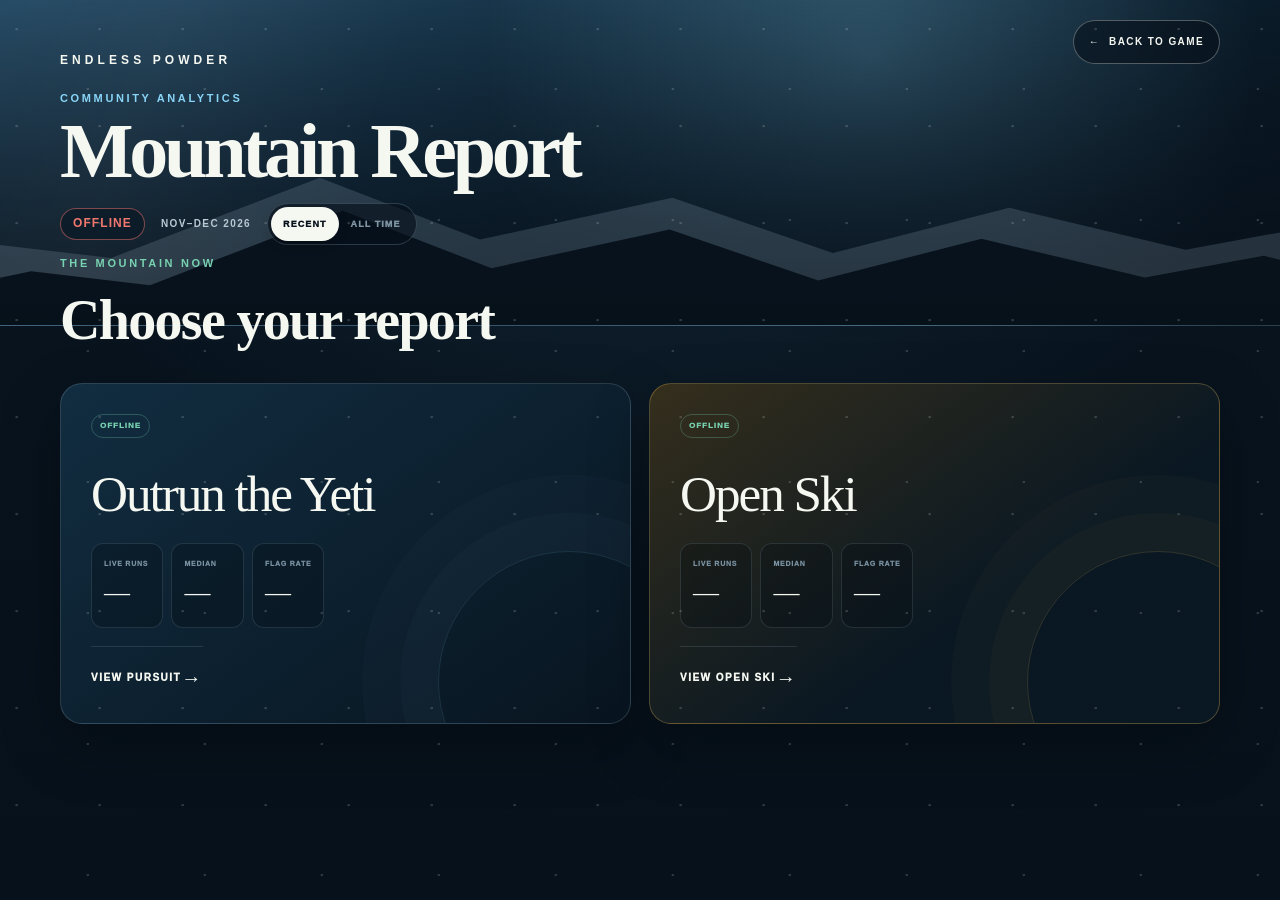
<file: analytics/index.html>
<!doctype html>
<html lang="en">
<head>
  <meta charset="utf-8">
  <meta name="viewport" content="width=device-width,initial-scale=1,viewport-fit=cover">
  <meta name="theme-color" content="#07111b">
  <title>Endless Powder · Mountain Report</title>
  <link rel="icon" href="data:,">
  <link rel="stylesheet" href="./styles.css">
</head>
<body>
  <div class="snow-grain" aria-hidden="true"></div>

  <header class="hero compact-hero">
    <div class="ridge ridge-back" aria-hidden="true"></div>
    <div class="ridge ridge-front" aria-hidden="true"></div>
    <div class="hero-inner">
      <a class="back-to-game" id="backToGame" href="../"><span aria-hidden="true">←</span> BACK TO GAME</a>
      <p class="brand">ENDLESS POWDER</p>
      <p class="eyebrow">COMMUNITY ANALYTICS</p>
      <h1>Mountain Report</h1>
      <div class="hero-meta">
        <span class="status-pill" id="dataStatus">LOADING</span>
        <span class="period-label" id="dataWindow">RECENT</span>
        <div class="time-scope" role="group" aria-label="Analytics time period">
          <button class="active" type="button" data-time-scope="recent" aria-pressed="true">RECENT</button>
          <button type="button" data-time-scope="all" aria-pressed="false">ALL TIME</button>
        </div>
      </div>
    </div>
  </header>

  <main>
    <section class="state-panel" id="loadingState" aria-live="polite">
      <span class="loader" aria-hidden="true"></span>
      <h2>Reading the mountain</h2>
    </section>

    <section class="state-panel" id="emptyState" hidden>
      <p class="state-mark">◇</p>
      <h2>Awaiting recorded runs</h2>
    </section>

    <section class="state-panel error" id="errorState" hidden>
      <p class="state-mark">!</p>
      <h2>Report unavailable</h2>
      <p id="errorMessage">The report could not be loaded.</p>
      <button class="retry-button" id="retryLoad" type="button">TRY AGAIN</button>
    </section>

    <div id="dashboard" hidden>
      <nav class="report-toolbar" id="reportToolbar" aria-label="Report navigation" hidden>
        <button class="toolbar-button" type="button" data-report-home hidden><span aria-hidden="true">⌂</span> REPORT HOME</button>
        <div class="report-location" aria-live="polite">
          <small id="reportKicker">MOUNTAIN REPORT</small>
          <strong id="reportLocation">OVERVIEW</strong>
        </div>
        <button class="toolbar-button back" type="button" data-report-back hidden><span aria-hidden="true">←</span> BACK</button>
      </nav>

      <section class="report-screen home-screen" data-report-screen="home">
        <div class="section-heading home-heading">
          <div>
            <p class="eyebrow">THE MOUNTAIN NOW</p>
            <h2>Choose your report</h2>
          </div>
        </div>

        <div class="mode-card-grid">
          <button class="mode-entry pursuit" type="button" data-open-view="pursuit">
            <span class="mode-entry-top"><em id="homePursuitStatus">CHECKING</em></span>
            <strong>Outrun the Yeti</strong>
            <span class="mode-entry-stats">
              <span><small>LIVE RUNS</small><b id="homePursuitRuns">—</b></span>
              <span><small>MEDIAN</small><b id="homePursuitMedian">—</b></span>
              <span><small>FLAG RATE</small><b id="homePursuitFlags">—</b></span>
            </span>
            <span class="mode-entry-action">VIEW PURSUIT <b aria-hidden="true">→</b></span>
          </button>

          <button class="mode-entry open-ski" type="button" data-open-view="open-ski">
            <span class="mode-entry-top"><em id="homeOpenStatus">CHECKING</em></span>
            <strong>Open Ski</strong>
            <span class="mode-entry-stats">
              <span><small>LIVE RUNS</small><b id="homeOpenRuns">—</b></span>
              <span><small>MEDIAN</small><b id="homeOpenMedian">—</b></span>
              <span><small>FLAG RATE</small><b id="homeOpenFlags">—</b></span>
            </span>
            <span class="mode-entry-action">VIEW OPEN SKI <b aria-hidden="true">→</b></span>
          </button>
        </div>

      </section>

      <section class="report-screen" data-report-screen="pursuit" hidden>
        <div data-mode-overview="pursuit">
          <div class="section-heading mode-heading">
            <div><h2>The chase at a glance</h2></div>
          </div>

          <div class="snapshot-grid pursuit-snapshot">
            <article class="snapshot-card feature"><small>LIVE RUNS</small><strong id="pursuitSnapshotRuns">—</strong><span id="pursuitSnapshotMonths">—</span></article>
            <article class="snapshot-card"><small>MEDIAN DESCENT</small><strong><span id="pursuitSnapshotMedian">—</span><em>m</em></strong></article>
            <article class="snapshot-card"><small>FLAG ACCURACY</small><strong><span id="pursuitSnapshotFlags">—</span><em>%</em></strong><span id="pursuitSnapshotFlagCount">—</span></article>
            <article class="snapshot-card danger"><small>YETI ATTACKS</small><strong id="pursuitSnapshotAttacks">—</strong><span id="pursuitSnapshotAttackMix">—</span></article>
          </div>

          <div class="module-heading"><h3>Explore Pursuit</h3></div>
          <div class="module-grid">
            <button class="module-entry yeti" type="button" data-open-module="pursuit:yeti"><span class="module-icon" aria-hidden="true">▲</span><span><small>THE YETI</small><strong>Pressure & attacks</strong></span><b aria-hidden="true">→</b></button>
            <button class="module-entry" type="button" data-open-module="pursuit:survival"><span class="module-icon" aria-hidden="true">↘</span><span><small>THE RUN</small><strong>Survival & endings</strong></span><b aria-hidden="true">→</b></button>
            <button class="module-entry flags" type="button" data-open-module="pursuit:flags"><span class="module-icon" aria-hidden="true">⚑</span><span><small>TECHNIQUE</small><strong>Flags & speed</strong></span><b aria-hidden="true">→</b></button>
            <button class="module-entry archive" type="button" data-open-module="pursuit:history"><span class="module-icon" aria-hidden="true">◫</span><span><small>DEEP DATA</small><strong>History & performance</strong></span><b aria-hidden="true">→</b></button>
          </div>
        </div>

        <section class="module-screen" data-module-panel="pursuit:yeti" hidden>
          <header class="module-screen-heading"><div><h2>Pressure & attacks</h2></div></header>

          <article class="report-card live-feed-card" id="liveFeedCard">
            <header><div><p class="eyebrow">CURRENT RUNS</p><h3>Yeti activity</h3></div><span class="card-note live-status" id="liveFeedStatus">CONNECTING</span></header>
            <div class="live-summary-grid">
              <div><small>LIVE PURSUIT RUNS</small><strong id="liveRunCount">—</strong><span id="liveMonths">—</span></div>
              <div><small>MEDIAN DESCENT</small><strong><span id="liveMedianDistance">—</span><em>m</em></strong></div>
              <div><small>FLAG ACCURACY</small><strong><span id="liveFlagAccuracy">—</span><em>%</em></strong><span id="liveFlagCount">—</span></div>
              <div><small>AVERAGE FPS</small><strong id="liveAverageFps">—</strong><span id="liveFpsCoverage">—</span></div>
            </div>
            <div class="live-yeti-grid">
              <section><p class="eyebrow">ATTACKS</p><div class="live-attack-stats">
                <div><small>LUNGES</small><strong id="liveLunges">—</strong><span id="liveLungeDodges">—</span></div>
                <div><small>CHARGES</small><strong id="liveCharges">—</strong><span id="liveChargeDodges">—</span></div>
                <div><small>BOULDERS</small><strong id="liveBoulders">—</strong><span id="liveBoulderReleases">—</span></div>
              </div></section>
              <section><p class="eyebrow">ATTACK MIX</p><div class="live-mix" id="liveAttackMix"></div></section>
            </div>
          </article>

          <article class="report-card yeti-card">
            <header><div><p class="eyebrow">MOUNTAIN ARCHIVE</p><h3>Pressure and counterplay</h3></div><span class="card-note" id="attackCoverage">LUNGE TELEMETRY</span></header>
            <div class="yeti-grid">
              <div class="yeti-stat"><small>COMMITTED LUNGES</small><strong id="committedLunges">—</strong><span id="lungesPerRun">— per run</span></div>
              <div class="yeti-stat accent"><small>LUNGE DODGE RATE</small><strong><span id="lungeDodgeRate">—</span>%</strong><span id="lungeOutcomes">— outcomes</span></div>
              <div class="yeti-stat"><small>PASSIVE CATCHES</small><strong id="passiveCatches">—</strong><span id="passiveWhiffs">— passive whiffs</span></div>
              <div class="yeti-stat"><small>FOLLOW-UP LUNGES</small><strong id="followUpLunges">—</strong><span id="telegraphCount">— telegraphs</span></div>
            </div>
            <div class="threat-band" id="threatBand" aria-label="Time in each Yeti threat state"></div>
          </article>
        </section>

        <section class="module-screen" data-module-panel="pursuit:survival" hidden>
          <header class="module-screen-heading"><div><h2>Survival & endings</h2></div></header>
          <div class="report-grid two-one first-grid">
            <article class="report-card survival-card"><header><div><p class="eyebrow">SURVIVAL</p><h3>How deep players go</h3></div><span class="card-note">SHARE OF RUNS</span></header><div class="bar-stack" id="survivalBars"></div></article>
            <article class="report-card distance-card"><header><div><p class="eyebrow">DISTANCE</p><h3>The middle of the mountain</h3></div></header><div class="quartile-mark"><span style="--x:25%"><i>P25</i></span><span class="median" style="--x:50%"><i>MEDIAN</i></span><span style="--x:75%"><i>P75</i></span><span class="peak" style="--x:100%"><i>MAX</i></span></div><div class="stat-pair"><div><small>AVERAGE</small><strong id="averageDistance">—</strong><em>m</em></div><div><small>90TH PERCENTILE</small><strong id="distanceP90">—</strong><em>m</em></div></div></article>
          </div>
          <article class="report-card death-card standalone-card"><header><div><p class="eyebrow">LAST MOMENTS</p><h3>What ends a run</h3></div></header><div class="death-layout"><div class="death-donut" id="deathDonut" role="img" aria-label="Death cause distribution"><span></span></div><div class="death-legend" id="deathLegend"></div></div></article>
        </section>

        <section class="module-screen" data-module-panel="pursuit:flags" hidden>
          <header class="module-screen-heading"><div><h2>Flags & speed</h2></div></header>
          <article class="report-card focus-stat-card">
            <div><small>CURRENT FLAG ACCURACY</small><strong><span id="pursuitFlagModuleLiveAccuracy">—</span><em>%</em></strong><p id="pursuitFlagModuleLiveCount">—</p></div>
            <div><small>CURRENT MEDIAN DESCENT</small><strong><span id="pursuitFlagModuleLiveMedian">—</span><em>m</em></strong></div>
          </article>
          <article class="report-card flag-card standalone-card"><header><div><p class="eyebrow">MOUNTAIN ARCHIVE</p><h3>Clean lines build speed</h3></div></header><div class="gauge-row"><div class="ring-gauge" id="flagGauge" role="img" aria-label="Flag accuracy"><div><strong id="flagGaugeValue">—</strong><span>%</span></div></div><div class="gauge-copy"><p><strong id="cleanFlags">—</strong> clean</p><p><strong id="attemptedFlags">—</strong> attempted</p><p><strong id="bestCombo">—</strong> best combo</p></div></div></article>
        </section>

        <section class="module-screen" data-module-panel="pursuit:history" hidden>
          <header class="module-screen-heading"><div><h2>History & performance</h2></div></header>
          <div class="metric-grid metric-grid-primary">
            <article class="metric-card feature"><p>RECORDED RUNS</p><strong id="runsRecorded">—</strong><small id="playersRecorded">— anonymous players</small></article>
            <article class="metric-card"><p>MEDIAN DESCENT</p><strong><span id="medianDistance">—</span><em>m</em></strong><small id="p90Distance">— at the 90th percentile</small></article>
            <article class="metric-card"><p>TOTAL POWDER</p><strong><span id="totalDistance">—</span><em>m</em></strong><small id="longestDistance">— longest run</small></article>
            <article class="metric-card gold"><p>FLAG ACCURACY</p><strong><span id="flagAccuracy">—</span><em>%</em></strong><small id="flagCount">— clean passes</small></article>
          </div>
          <article class="report-card cohort-card" id="cohortCard"><header><div><p class="eyebrow">DATA COHORTS</p><h3>Current vs. history</h3></div></header><div class="cohort-grid">
            <section class="cohort-panel current" id="currentCohort"><div class="cohort-panel-heading"><span>CURRENT PRODUCTION</span><strong id="currentCohortStatus">—</strong></div><div class="cohort-run-count"><strong id="currentCohortCount">—</strong><span>recorded runs</span></div><p id="currentCohortVersion">v12c.1 · engine v2.8</p><small id="currentCohortWindow">—</small></section>
            <section class="cohort-panel historical" id="historicalCohort"><div class="cohort-panel-heading"><span>HISTORICAL</span><strong id="historicalCohortStatus">—</strong></div><div class="cohort-run-count"><strong id="historicalCohortCount">—</strong><span>recorded runs</span></div><p id="historicalCohortVersion">—</p><small id="historicalCohortWindow">—</small></section>
          </div><div class="cohort-comparison" role="table" aria-label="Current and historical comparison">
            <div class="cohort-comparison-row heading" role="row"><span role="columnheader">METRIC</span><strong role="columnheader">CURRENT</strong><strong role="columnheader">HISTORY</strong></div>
            <div class="cohort-comparison-row" role="row"><span role="rowheader">Median descent</span><strong id="currentCohortMedian">—</strong><strong id="historicalCohortMedian">—</strong></div>
            <div class="cohort-comparison-row" role="row"><span role="rowheader">Flag accuracy</span><strong id="currentCohortFlags">—</strong><strong id="historicalCohortFlags">—</strong></div>
            <div class="cohort-comparison-row" role="row"><span role="rowheader">Lunge dodge rate</span><strong id="currentCohortLunges">—</strong><strong id="historicalCohortLunges">—</strong></div>
            <div class="cohort-comparison-row" role="row"><span role="rowheader">Average FPS</span><strong id="currentCohortFps">—</strong><strong id="historicalCohortFps">—</strong></div>
          </div></article>
          <article class="report-card trend-card"><header><div><p class="eyebrow">OVER TIME</p><h3>Median descent by month</h3></div><span class="card-note">PRIVACY THRESHOLD</span></header><canvas id="trendChart" width="960" height="300" role="img" aria-label="Median descent by month"></canvas><div class="trend-legend" id="trendLegend"></div><p class="empty-chart" id="trendEmpty" hidden>Not enough months meet the privacy threshold yet.</p></article>
          <div class="report-grid equal"><article class="report-card performance-card"><header><div><p class="eyebrow">PERFORMANCE</p><h3>How the mountain runs</h3></div></header><div class="stat-pair triple"><div><small>AVERAGE FPS</small><strong id="averageFps">—</strong></div><div><small>MEDIAN LOW</small><strong id="minimumFps">—</strong></div><div><small>RUNS BELOW 30</small><strong id="lowFpsRate">—</strong><em>%</em></div></div></article><article class="report-card device-card"><header><div><p class="eyebrow">PLAY STYLE</p><h3>Broad device mix</h3></div></header><div class="mini-bars" id="deviceBreakdown"></div></article></div>
        </section>
      </section>

      <section class="report-screen" data-report-screen="open-ski" hidden>
        <div data-mode-overview="open-ski">
          <div class="section-heading mode-heading"><div><h2>No Yeti. Same mountain.</h2></div></div>
          <article class="report-card open-live-card" id="openLiveCard"><header><div><p class="eyebrow">CURRENT RUNS</p><h3>Open Ski snapshot</h3></div><span class="card-note live-status" id="openLiveStatus">CONNECTING</span></header><div class="open-live-summary">
            <div class="feature"><small>RECORDED RUNS</small><strong id="openRecordedRuns">—</strong><span id="openLiveMonths">—</span></div>
            <div><small>MEDIAN DESCENT</small><strong><span id="openRecordedMedian">—</span><em>m</em></strong><span id="openRecordedLongest">—</span></div>
            <div><small>FLAG ACCURACY</small><strong><span id="openRecordedFlags">—</span><em>%</em></strong><span id="openRecordedFlagCount">—</span></div>
            <div><small>AVERAGE SPEED</small><strong><span id="openAverageSpeed">—</span><em>m/s</em></strong><span id="openPeakSpeed">—</span></div>
          </div></article>

          <div class="module-heading"><h3>Explore Open Ski</h3></div>
          <div class="module-grid">
            <button class="module-entry course" type="button" data-open-module="open-ski:course"><span class="module-icon" aria-hidden="true">⌁</span><span><small>THE MOUNTAIN</small><strong>Hot spots</strong></span><b aria-hidden="true">→</b></button>
            <button class="module-entry flags" type="button" data-open-module="open-ski:flags"><span class="module-icon" aria-hidden="true">⚑</span><span><small>TECHNIQUE</small><strong>Flags by depth</strong></span><b aria-hidden="true">→</b></button>
            <button class="module-entry" type="button" data-open-module="open-ski:technique"><span class="module-icon" aria-hidden="true">↔</span><span><small>SKIING STYLE</small><strong>Movement & performance</strong></span><b aria-hidden="true">→</b></button>
            <button class="module-entry leaderboard" type="button" data-open-module="open-ski:leaderboard"><span class="module-icon" aria-hidden="true">★</span><span><small>COMPETITION</small><strong>Leaderboard</strong></span><b aria-hidden="true">→</b></button>
          </div>
        </div>

        <section class="module-screen" data-module-panel="open-ski:course" hidden>
          <header class="module-screen-heading"><div><h2>Hot spots</h2></div></header>
          <article class="report-card heatmap-card"><header><div><p class="eyebrow">MOUNTAIN MAP</p><h3>Where runs end and collisions happen</h3></div><span class="card-note">COARSE ZONES</span></header><div class="heatmap-pair">
            <section><div class="heatmap-title"><strong>RUN ENDINGS</strong><span id="openDeathHeatTotal">— recorded</span></div><div class="mountain-heatmap" id="openDeathHeatmap" role="img" aria-label="Open Ski run-ending heat map"></div></section>
            <section><div class="heatmap-title"><strong>COLLISIONS</strong><span id="openCollisionHeatTotal">— recorded</span></div><div class="mountain-heatmap" id="openCollisionHeatmap" role="img" aria-label="Open Ski collision heat map"></div></section>
          </div><div class="heatmap-key"><span>QUIET</span><i></i><i></i><i></i><i></i><i></i><span>BUSY</span></div></article>
          <article class="report-card death-card standalone-card"><header><div><p class="eyebrow">ENVIRONMENT</p><h3>How Open Ski runs end</h3></div></header><div class="death-layout"><div class="death-donut" id="openDeathDonut" role="img" aria-label="Open Ski death cause distribution"><span></span></div><div class="death-legend" id="openDeathLegend"></div></div></article>
        </section>

        <section class="module-screen" data-module-panel="open-ski:flags" hidden>
          <header class="module-screen-heading"><div><h2>Flags by depth</h2></div></header>
          <article class="report-card open-depth-card"><header><div><p class="eyebrow">CLEAN LINES</p><h3>Accuracy down the mountain</h3></div><span class="card-note">CLEAN / ATTEMPTED</span></header><div class="bar-stack" id="openFlagDepthBars"></div></article>
        </section>

        <section class="module-screen" data-module-panel="open-ski:technique" hidden>
          <header class="module-screen-heading"><div><h2>Movement & performance</h2></div></header>
          <div class="report-grid equal first-grid"><article class="report-card open-technique-card"><header><div><p class="eyebrow">MOVEMENT</p><h3>Without pursuit pressure</h3></div></header><div class="stat-pair triple"><div><small>COLLISIONS / RUN</small><strong id="openCollisionsPerRun">—</strong></div><div><small>REVERSALS / RUN</small><strong id="openReversalsPerRun">—</strong></div><div><small>AVERAGE STEER</small><strong id="openAverageSteer">—</strong></div></div></article><article class="report-card performance-card"><header><div><p class="eyebrow">PERFORMANCE</p><h3>How Open Ski runs</h3></div></header><div class="stat-pair triple"><div><small>AVERAGE FPS</small><strong id="openAverageFps">—</strong></div><div><small>MEDIAN LOW</small><strong id="openMinimumFps">—</strong></div><div><small>LOW-FPS FRAMES</small><strong id="openLowFpsFrames">—</strong></div></div></article></div>
        </section>

        <section class="module-screen" data-module-panel="open-ski:leaderboard" hidden>
          <header class="module-screen-heading"><div><h2>Leaderboard</h2></div></header>
          <article class="report-card open-leaderboard-card"><header><div><p class="eyebrow">VOLUNTARY SUBMISSIONS</p><h3>Open Ski board</h3></div><span class="card-note" id="openLeaderboardStatus">CHECKING</span></header><div class="open-leaderboard-summary">
            <div><small>SUBMISSIONS</small><strong id="openSubmittedRuns">—</strong><span id="openSubmitters">—</span></div>
            <div><small>LONGEST DESCENT</small><strong><span id="openLongest">—</span><em>m</em></strong><span id="openMedian">—</span></div>
            <div><small>TOP SCORE</small><strong id="openTopScore">—</strong><span id="openFlagAccuracy">—</span></div>
          </div></article>
        </section>
      </section>

    </div>
  </main>

  <script src="./live-data.js" defer></script>
  <script src="./app.js" defer></script>
</body>
</html>
</file>
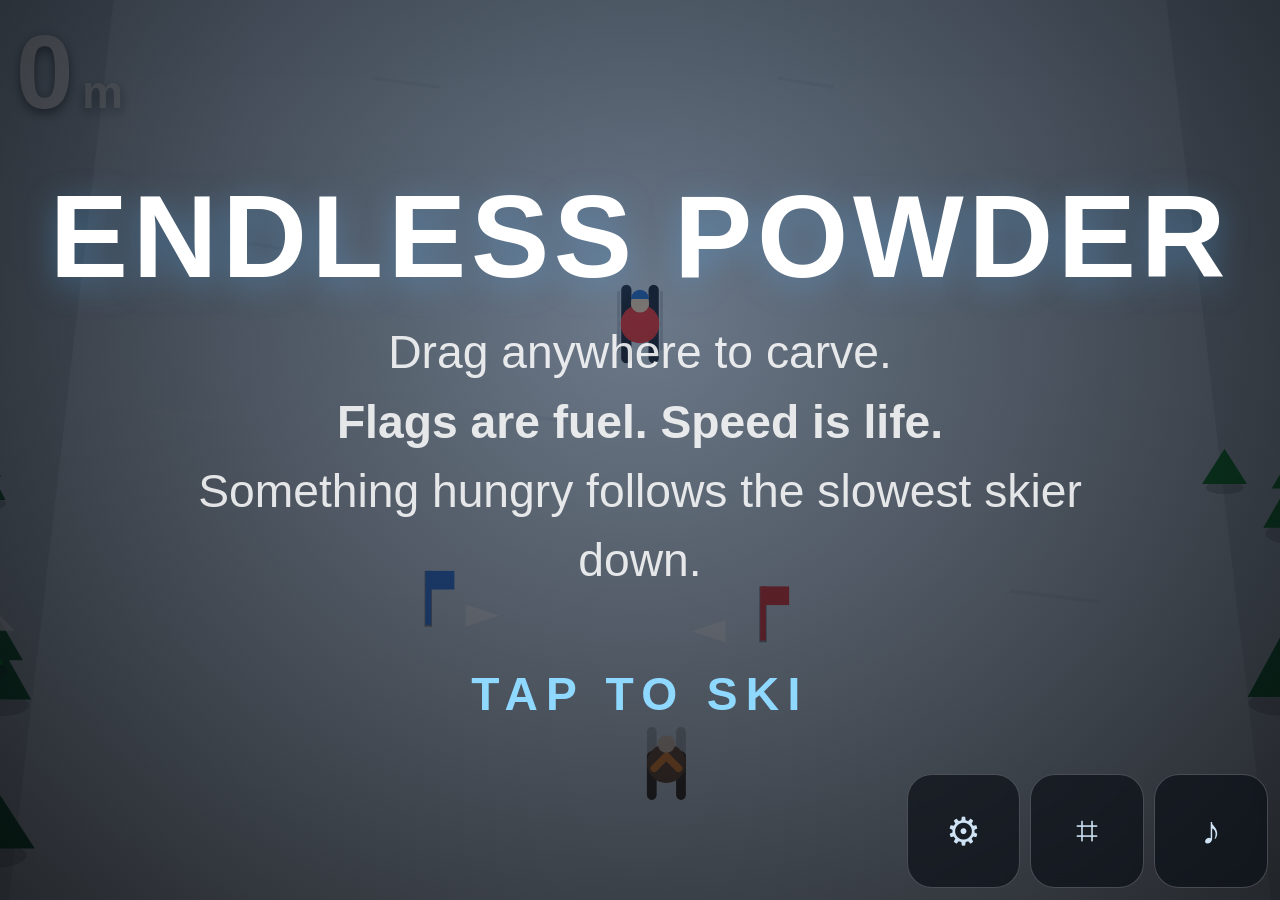
<file: index.html.html>
<!doctype html>
<html lang="en">
<head>
<meta charset="utf-8">
<meta name="viewport" content="width=device-width,initial-scale=1,maximum-scale=1,user-scalable=no,viewport-fit=cover">
<meta name="theme-color" content="#05070c">
<title>ENDLESS POWDER</title>
<style>
  html,body{margin:0;padding:0;height:100%;background:#05070c;overflow:hidden;
    font-family:-apple-system,BlinkMacSystemFont,"Segoe UI",Roboto,Helvetica,Arial,sans-serif;
    -webkit-user-select:none;user-select:none;-webkit-tap-highlight-color:transparent}
  #wrap{position:fixed;inset:0;width:100%;height:100%;height:100dvh;overflow:hidden}
  #stage{position:absolute;inset:0;width:100%;height:100%;--u:1px;overflow:hidden;background:#05070c}
  #cv{position:absolute;inset:0;z-index:0;width:100%;height:100%;display:block;touch-action:none;
    filter:saturate(1.1)}
  .hud{position:absolute;z-index:2;pointer-events:none;color:#fff;text-shadow:0 calc(2*var(--u)) calc(6*var(--u)) rgba(0,0,0,.55)}
  #hDepth{top:calc(env(safe-area-inset-top) + 14px);left:calc(env(safe-area-inset-left) + 16px);font-size:calc(58*var(--u));font-weight:800;letter-spacing:-.02em}
  #hDepth small{font-size:calc(26*var(--u));font-weight:600;opacity:.8}
  #hCombo{top:calc(env(safe-area-inset-top) + 10px);right:calc(env(safe-area-inset-right) + 16px);font-size:calc(64*var(--u));font-weight:900;text-align:right;transform-origin:top right}
  .btnrow{position:absolute;z-index:7;right:calc(env(safe-area-inset-right) + 12px);bottom:calc(env(safe-area-inset-bottom) + 12px);display:flex;gap:10px}
  .ib{pointer-events:auto;width:max(48px,calc(64*var(--u)));height:max(48px,calc(64*var(--u)));border-radius:max(12px,calc(14*var(--u)));
    border:1px solid rgba(255,255,255,.22);background:rgba(10,14,22,.68);color:#cfe3f5;
    font-size:max(20px,calc(22*var(--u)));display:flex;align-items:center;justify-content:center;backdrop-filter:blur(7px)}
  .ib:active{background:rgba(90,140,200,.4)}
  #tunePanel{position:absolute;z-index:8;left:calc(env(safe-area-inset-left) + 12px);right:calc(env(safe-area-inset-right) + 12px);bottom:calc(env(safe-area-inset-bottom) + 72px);
    max-height:62%;overflow:auto;background:rgba(8,12,20,.94);border:1px solid rgba(255,255,255,.18);border-radius:16px;
    padding:14px 16px;display:none;touch-action:auto;pointer-events:auto;color:#dfeaf5}
  #tunePanel.show{display:block}
  #tunePanel label{display:flex;align-items:center;gap:calc(10*var(--u));font-size:calc(20*var(--u));margin:calc(8*var(--u)) 0}
  #tunePanel label span.nm{width:calc(190*var(--u))}
  #tunePanel label span.vl{width:calc(70*var(--u));text-align:right;font-variant-numeric:tabular-nums;color:#8fd8ff}
  #tunePanel input[type=range]{flex:1;accent-color:#5fd8ff}
  .ov{position:absolute;inset:0;z-index:4;display:flex;flex-direction:column;align-items:center;justify-content:center;
    box-sizing:border-box;padding:calc(env(safe-area-inset-top) + 54px) calc(env(safe-area-inset-right) + 18px) calc(env(safe-area-inset-bottom) + 64px) calc(env(safe-area-inset-left) + 18px);
    overflow-y:auto;background:radial-gradient(ellipse at 50% 35%,rgba(20,32,52,.55),rgba(4,6,10,.86));color:#fff;text-align:center;
    pointer-events:auto;opacity:1;transition:opacity .25s}
  .ov.hide{opacity:0;pointer-events:none}
  .ov h1{font-size:calc(66*var(--u));font-weight:900;letter-spacing:.04em;margin:0 0 calc(8*var(--u));
    text-shadow:0 calc(4*var(--u)) calc(18*var(--u)) rgba(90,180,255,.35)}
  .ov .sub{font-size:calc(26*var(--u));opacity:.85;max-width:80%;line-height:1.5}
  .ov .tag{margin-top:calc(6*var(--u));font-size:calc(24*var(--u));color:#ff9a8a;font-weight:700}
  .ov .big{font-size:calc(88*var(--u));font-weight:900;margin:calc(14*var(--u)) 0 0}
  .ov .best{font-size:calc(24*var(--u));opacity:.75;margin-top:calc(4*var(--u))}
  .ov .go{margin-top:calc(40*var(--u));font-size:calc(26*var(--u));font-weight:800;letter-spacing:.18em;
    color:#8fd8ff;animation:pulse 1.4s ease-in-out infinite}
  @keyframes pulse{0%,100%{opacity:.55}50%{opacity:1}}
  #rStrip{position:relative;width:64%;height:calc(9*var(--u));margin-top:calc(26*var(--u));
    background:rgba(255,255,255,.14);border-radius:calc(5*var(--u))}
  #rStrip i{position:absolute;top:calc(-5*var(--u));width:max(4px,calc(5*var(--u)));height:calc(19*var(--u));border-radius:calc(2*var(--u));transform:translateX(-50%)}
  #tYou{background:#ff6a5e}#tBest{background:#ffd76a}
  #rLegend{width:64%;display:flex;justify-content:space-between;margin-top:calc(9*var(--u));font-size:max(11px,calc(16*var(--u)));opacity:.72;letter-spacing:.08em}
  #rLegend span{display:flex;align-items:center;gap:6px}#rLegend b{width:8px;height:8px;border-radius:2px;display:inline-block}
  #rLegend .you{background:#ff6a5e}#rLegend .bestMark{background:#ffd76a}
  #rNew{margin-top:calc(14*var(--u));font-size:calc(30*var(--u));font-weight:900;letter-spacing:.2em;
    color:#ffd76a;text-shadow:0 0 calc(16*var(--u)) rgba(255,215,106,.7);animation:pulse 1s ease-in-out infinite}
  #lbWrap{margin-top:calc(20*var(--u));width:72%;pointer-events:auto}
  #lbEntry{display:flex;gap:calc(10*var(--u));justify-content:center;margin-bottom:calc(14*var(--u))}
  #lbInit{width:calc(120*var(--u));text-align:center;font-size:calc(34*var(--u));font-weight:900;
    letter-spacing:.35em;text-transform:uppercase;color:#fff;background:rgba(255,255,255,.1);
    border:1px solid rgba(255,255,255,.35);border-radius:calc(10*var(--u));padding:calc(6*var(--u)) 0;outline:none}
  #lbGo{font-size:calc(20*var(--u));font-weight:800;letter-spacing:.12em;color:#0a1420;
    background:#8fd8ff;border:none;border-radius:calc(10*var(--u));padding:0 calc(18*var(--u))}
  .lbRow{display:flex;align-items:center;gap:calc(12*var(--u));font-size:calc(22*var(--u));
    padding:calc(3*var(--u)) 0;font-variant-numeric:tabular-nums}
  .lbRow span{width:calc(30*var(--u));opacity:.55;text-align:right}
  .lbRow b{letter-spacing:.2em}
  .lbRow i{margin-left:auto;font-style:normal;opacity:.85}
  .lbRow.mine{color:#ffd76a;text-shadow:0 0 calc(10*var(--u)) rgba(255,215,106,.5)}
  #lbStatus{margin-top:calc(8*var(--u));font-size:calc(16*var(--u));opacity:.6;min-height:calc(18*var(--u))}
</style>
</head>
<body>
<div id="wrap"><div id="stage">
  <canvas id="cv"></canvas>
  <div class="hud" id="hDepth">0<small> m</small></div>
  <div class="hud" id="hCombo"></div>
  <div class="btnrow" id="btnRow">
    <button class="ib" id="bTune" type="button" aria-label="Open tuning controls">⚙︎</button>
    <button class="ib" id="bDebug" type="button" aria-label="Toggle debug display">⌗</button>
    <button class="ib" id="bSound" type="button" aria-label="Toggle sound">♪</button>
  </div>
  <div id="tunePanel">
    <label><span class="nm">Return to center</span><input type="range" id="sReturn" min="0" max="260" step="5" value="170"><span class="vl" id="vReturn">170</span></label>
    <label><span class="nm">Turn rate</span><input type="range" id="sTurn" min="120" max="320" step="5" value="240"><span class="vl" id="vTurn">240</span></label>
    <label><span class="nm">Flag fuel</span><input type="range" id="sFuel" min="3" max="14" step="0.5" value="7"><span class="vl" id="vFuel">7</span></label>
    <label><span class="nm">Bleed</span><input type="range" id="sBleed" min="0.1" max="0.9" step="0.05" value="0.4"><span class="vl" id="vBleed">0.40</span></label>
    <label><span class="nm">Yeti ramp</span><input type="range" id="sYeti" min="0.004" max="0.034" step="0.001" value="0.016"><span class="vl" id="vYeti">0.016</span></label>
    <label><span class="nm">Obstacles</span><input type="range" id="sObs" min="3" max="11" step="1" value="7"><span class="vl" id="vObs">7</span></label>
  </div>
  <div class="ov" id="ovIntro">
    <h1>ENDLESS POWDER</h1>
    <div class="sub">Drag anywhere to carve.<br><b>Flags are fuel. Speed is life.</b><br>Something hungry follows the slowest skier down.</div>
    <div class="go">TAP TO SKI</div>
  </div>
  <div class="ov hide" id="ovResults">
    <h1 id="rTitle">Caught</h1>
    <div class="tag" id="rTag"></div>
    <div class="big" id="rDist">0 m</div>
    <div class="best" id="rBest"></div>
    <div id="rNew" style="display:none">NEW BEST</div>
    <div id="lbWrap" style="display:none">
      <div id="lbEntry" style="display:none">
        <input id="lbInit" maxlength="3" autocomplete="off" autocapitalize="characters" spellcheck="false" placeholder="AAA">
        <button id="lbGo">SUBMIT</button>
      </div>
      <div id="lbList"></div>
      <div id="lbStatus"></div>
    </div>
    <div id="rStrip"><i id="tYou"></i><i id="tBest"></i></div>
    <div id="rLegend"><span><b class="you"></b>RUN</span><span id="rPrevLegend"><b class="bestMark"></b>PREVIOUS BEST</span></div>
    <div class="go">TAP TO RETRY</div>
  </div>
</div></div>
<script>
'use strict';
/* ============================ CONSTANTS ============================ */
const LW=720, BASE_LH=1280, PXM=16, EDGE=40, PR=12, MAX_DT=0.05;
let LH=BASE_LH, PIN_Y=0.36*LH;
const D2R=Math.PI/180;
const C={
  thetaMax:62*D2R, turnRate:240*D2R, returnRate:170*D2R,
  touchDZ:12, touchFull:155, steerLerp:28,
  glide:10.8, speedMax:40, bleed:0.40, flagFuel:7, fuelPerCombo:0.10, comboFuelCap:10, poolCap:26, fuelRate:15,
  crashCut:0.45, faultCut:0.82,
  stun:0.45, iframe:0.55, forgive:0.62, hitstop:0.12,
  chunk:22, ahead:108,
  corStart:300, corMin:148, corShrink:0.05,
  gateChance:0.68,
  obsMax:7,
  yetiGrace:30, yetiStart:42, yetiBase:10, yetiRamp:0.013, yetiXL:1.6, SAFE:30,
  lungeMin:6, lungeMax:10, teleT:0.6, lungeT:0.4, lungeBoost:16,
  feast:1.7, killCam:0.6, edgeCam:0.45,
  furyCrash:0.35, furyFault:0.12, furyStreakW:0.4, furyCalm:0.34, furyDecay:0.02,
  furySpeed:0.15, furyLunge:0.45, sprint:8, sprintFury:4, rest:4, restFury:1.8, tiredMul:0.75,
  passFirst:130, passMin:25, passSpan:20,
  grabR:46, whiffBack:7, whiffFury:0.25, whiffStag:0.8,
  lungeMissBack:3, lungeMissFury:0.1, lungeMissStag:0.5,
  npcChance:0.22, boulderAfter:240, boulderRate:0.045,
  phaseMin:230, phaseMax:320,
  markerCap:180, SEED:1337
};
/* ==================== MODULE: PERFORMANCE BUDGETS ==================== */
const PerfBudget=(()=>{
  const profiles=[
    {name:'LOW',dpr:1.15,fx:0.48,snow:120,spray:260,parts:120,rings:28,defStrips:12,groundStep:2,treeStep:2,glints:2,lights:false},
    {name:'MED',dpr:1.5,fx:0.72,snow:210,spray:430,parts:190,rings:40,defStrips:18,groundStep:1,treeStep:1,glints:3,lights:true},
    {name:'HIGH',dpr:2,fx:1,snow:320,spray:650,parts:280,rings:56,defStrips:24,groundStep:1,treeStep:1,glints:4,lights:true}
  ];
  let level=1,avg=12,slowFrames=0,fastFrames=0,lastChange=0;
  function initial(){
    const coarse=!!(window.matchMedia&&matchMedia('(pointer:coarse)').matches);
    const hc=navigator.hardwareConcurrency||4,mem=navigator.deviceMemory||4;
    if(hc<=2||mem<=2)return 0;
    if(!coarse&&hc>=8&&mem>=8)return 2;
    return 1;
  }
  function profile(){return profiles[level];}
  function setLevel(next){next=clamp(next,0,profiles.length-1);if(next===level)return false;
    level=next;slowFrames=fastFrames=0;lastChange=performance.now();
    try{resize();}catch(e){}return true;}
  function noteFrame(ms){
    avg=lerp(avg,ms,0.035);
    if(performance.now()-lastChange<4000)return;
    if(avg>20.5){slowFrames++;fastFrames=0;}else if(avg<11.5){fastFrames++;slowFrames=0;}else{slowFrames=Math.max(0,slowFrames-1);fastFrames=Math.max(0,fastFrames-1);}
    if(slowFrames>90)setLevel(level-1);
    else if(fastFrames>720)setLevel(level+1);
  }
  function init(){level=initial();lastChange=performance.now();}
  return Object.freeze({profiles,profile,init,noteFrame,setLevel,get level(){return level;},get avg(){return avg;}});
})();
/* ============================ HELPERS ============================ */
const clamp=(v,a,b)=>v<a?a:v>b?b:v;
const lerp=(a,b,k)=>a+(b-a)*k;
const hshG=n=>{const x=Math.sin(n*127.1)*43758.5453;return x-Math.floor(x);};
function powderAt(x,d){ // deterministic deep-powder patches on the seeded mountain
  const cs=90;let k=0;const ci0=Math.floor(d/cs);
  for(let ci=ci0-1;ci<=ci0+1;ci++){
    if(hshG(ci*7.13)<0.42)continue;
    const cx=EDGE+60+hshG(ci*3.7)*(LW-2*EDGE-120);
    const cd=(ci+0.5)*cs+(hshG(ci*9.1)-0.5)*40;
    const rx=120+hshG(ci*5.3)*140,rd=28+hshG(ci*2.9)*26;
    const q=((x-cx)/rx)*((x-cx)/rx)+((d-cd)/rd)*((d-cd)/rd);
    if(q<1)k=Math.max(k,1-q);
  }
  return k;
}
function mulberry32(a){return function(){a|=0;a=a+0x6D2B79F5|0;let t=Math.imul(a^a>>>15,1|a);t=t+Math.imul(t^t>>>7,61|t)^t;return((t^t>>>14)>>>0)/4294967296;}}
/* ====================== MODULE: PERSISTENCE ====================== */
const Persistence=(()=>{
  const store=(()=>{try{const k='__ep_t',s=window.localStorage;s.setItem(k,'1');s.removeItem(k);return s;}
    catch(e){const m={};return{getItem:k=>(k in m?m[k]:null),setItem:(k,v)=>{m[k]=String(v);},removeItem:k=>{delete m[k];}};}})();
  const getJSON=(key,fallback)=>{try{const v=JSON.parse(store.getItem(key)||'null');return v===null?fallback:v;}catch(e){return fallback;}};
  const setJSON=(key,value)=>{try{store.setItem(key,JSON.stringify(value));return true;}catch(e){return false;}};
  return Object.freeze({store,getJSON,setJSON});
})();
const store=Persistence.store;
const vib=ms=>{try{if(navigator&&navigator.vibrate)navigator.vibrate(ms);}catch(e){}};
const $=id=>document.getElementById(id);
/* ============================ DOM ============================ */
const cv=$('cv'), stage=$('stage');
const ctx=cv.getContext('2d');
const el={depth:$('hDepth'),combo:$('hCombo'),
  intro:$('ovIntro'),results:$('ovResults'),rTitle:$('rTitle'),rTag:$('rTag'),rDist:$('rDist'),rBest:$('rBest'),
  tune:$('tunePanel')};
/* ============================ AUDIO ============================ */
let AC=null, sndOn=store.getItem('ep_snd')!=='0';
function ac(){if(!AC){try{AC=new (window.AudioContext||window.webkitAudioContext)();}catch(e){}}
  if(AC&&AC.state==='suspended'){try{const p=AC.resume();if(p&&p.catch)p.catch(()=>{});}catch(e){}} return AC;}
function tone(f0,f1,dur,type,gain){const a=sndOn&&ac();if(!a)return;
  try{const o=a.createOscillator(),g=a.createGain(),t=a.currentTime;
  o.type=type;o.frequency.setValueAtTime(f0,t);o.frequency.exponentialRampToValueAtTime(Math.max(20,f1),t+dur);
  g.gain.setValueAtTime(gain,t);g.gain.exponentialRampToValueAtTime(0.001,t+dur);
  o.connect(g);g.connect(a.destination);o.start(t);o.stop(t+dur+.02);}catch(e){}}
let hiss=null;
function ensureHiss(){const a=AC;if(!a||hiss)return;
  try{const len=a.sampleRate|0,buf=a.createBuffer(1,len,a.sampleRate),d=buf.getChannelData(0);
  for(let i=0;i<len;i++)d[i]=Math.random()*2-1;
  // edge hiss (bandpass)
  const src=a.createBufferSource();src.buffer=buf;src.loop=true;
  const bp=a.createBiquadFilter();bp.type='bandpass';bp.frequency.value=1600;bp.Q.value=0.8;
  const g=a.createGain();g.gain.value=0;
  src.connect(bp);bp.connect(g);g.connect(a.destination);src.start();
  // body rumble + deep-powder whoosh (lowpass)
  const src2=a.createBufferSource();src2.buffer=buf;src2.loop=true;
  const lp=a.createBiquadFilter();lp.type='lowpass';lp.frequency.value=220;
  const g2=a.createGain();g2.gain.value=0;
  src2.connect(lp);lp.connect(g2);g2.connect(a.destination);src2.start();
  hiss={g,bp,g2,buf};}catch(e){hiss=null;}}
function crunch(vol){ // one grain of snow crust giving way
  const a=AC;if(!a||!sndOn||!hiss||!hiss.buf)return;
  try{const src=a.createBufferSource();src.buffer=hiss.buf;
    src.playbackRate.value=0.7+Math.random()*0.9;
    const bp=a.createBiquadFilter();bp.type='bandpass';
    bp.frequency.value=500+Math.random()*2500;bp.Q.value=1.2;
    const g=a.createGain(),t=a.currentTime;
    g.gain.setValueAtTime(vol,t);g.gain.exponentialRampToValueAtTime(0.001,t+0.05);
    src.connect(bp);bp.connect(g);g.connect(a.destination);
    src.start(t,Math.random()*0.5,0.06);src.stop(t+0.07);}catch(e){}}
const sfx={
  gate:c=>tone(740+Math.min(c,20)*36,(740+Math.min(c,20)*36)*1.5,0.14,'triangle',0.22),
  miss:()=>tone(300,180,0.16,'square',0.16),
  crash:()=>{tone(160,60,0.28,'sawtooth',0.3);tone(90,40,0.34,'square',0.22);},
  roar:()=>{tone(120,55,0.55,'sawtooth',0.4);tone(70,40,0.6,'square',0.2);},
  growl:()=>tone(85,60,0.32,'sawtooth',0.25),
  phase:()=>{tone(520,780,0.22,'triangle',0.18);},
  eat:()=>tone(140,70,0.3,'square',0.2)
};
const Audio=Object.freeze({ac,tone,ensureHiss,crunch,sfx,
  get enabled(){return sndOn;},
  toggle(){sndOn=!sndOn;store.setItem('ep_snd',sndOn?'1':'0');if(!sndOn&&hiss){hiss.g.gain.value=0;hiss.g2.gain.value=0;}return sndOn;}
});
/* ============================ PHASES ============================ */
function baseM(){return{bleed:1,fuel:1,obs:1,yeti:1,npc:1,turn:1,alt:false,snow:false};}
let M=baseM();
const PHASES=[
  {n:'CLEAR SKIES',w:2,f:m=>{}},
  {n:'BLIZZARD',w:1,f:m=>{m.turn=0.72;m.bleed=0.6;m.snow=true;}},
  {n:'RUSH HOUR',w:1,f:m=>{m.npc=2.4;}},
  {n:'DEEP WOODS',w:1,f:m=>{m.obs=1.6;m.fuel=1.3;}},
  {n:'SWITCHBACK',w:1,f:m=>{m.alt=true;m.fuel=1.3;}},
  {n:'HUNGRY',w:1,f:m=>{m.yeti=1.22;m.fuel=1.5;}}
];
/* ==================== ONLINE LEADERBOARD (Firebase RTDB REST) ====================
   Ported from JumpOvertheMoon's HighScoreService. Set FIREBASE_DB_URL to enable —
   leave empty and the feature hides itself entirely. No SDK: plain REST + fetch. */
let FIREBASE_DB_URL='https://endless-powder-default-rtdb.firebaseio.com';
const LB_PATH='/endless_powder/scores', LB_SIZE=10, LB_REFRESH=30000;
const LB_BAD=/^(ASS|FUK|FUC|FCK|SHT|SHI|DIK|DIQ|DIC|COK|COC|CUM|FAG|FAT|GAY|GOD|JEW|KKK|NIG|NGA|NGR|PIS|POO|SEX|TIT|TTS|WTF|STF|SUK|SUC|VAG|WOP|KYS|RAP|FKU|CNT|CUN|HOR|HO3|ANU|ANL|BUT|BUM|DAM|DMN|HEL|JIZ|KIK|PEN|PHK|SCK|SLT|SMD)$/;
const LB=(()=>{
  let cache={initials:'AAA',top:[],pending:[]};
  try{const c=JSON.parse(store.getItem('ep_lb')||'{}');if(c&&typeof c==='object')cache=Object.assign(cache,c);}catch(e){}
  let lastRefresh=0,busy=false,lastSub=null;
  const on=()=>!!FIREBASE_DB_URL&&typeof fetch==='function';
  const save=()=>{try{store.setItem('ep_lb',JSON.stringify({initials:cache.initials,top:cache.top,pending:cache.pending.slice(-20)}));}catch(e){}};
  const sanit=v=>{const c=String(v||'').toUpperCase().replace(/[^A-Z0-9]/g,'');return (c||'AAA').slice(0,3).padEnd(3,'A');};
  const norm=p=>{
    const raw=p&&typeof p==='object'?Object.values(p):[];
    return raw.filter(e=>e&&typeof e==='object')
      .map(e=>({initials:sanit(e.initials),score:Math.max(0,Math.min(999999,Math.floor(+e.score||0))),timestamp:Math.floor(+e.timestamp||0)}))
      .sort((a,b)=>b.score-a.score||a.timestamp-b.timestamp).slice(0,LB_SIZE);
  };
  async function refresh(force){
    if(!on())return;
    if(!force&&Date.now()-lastRefresh<LB_REFRESH)return;
    lastRefresh=Date.now();
    try{
      const r=await fetch(FIREBASE_DB_URL+LB_PATH+'.json?orderBy=%22score%22&limitToLast='+LB_SIZE);
      if(r.ok){cache.top=norm(await r.json());save();renderBoard();lbStatus('');}
      else lbStatus('board unreachable ('+r.status+') — check database rules');
    }catch(e){lbStatus('board offline');}
  }
  async function drain(){ // pending queue survives offline deaths and drains later
    if(!on()||busy)return;busy=true;
    try{
      while(cache.pending.length){
        const e=cache.pending[0];
        const r=await fetch(FIREBASE_DB_URL+LB_PATH+'.json',
          {method:'POST',headers:{'Content-Type':'application/json'},body:JSON.stringify(e)});
        if(!r.ok){lbStatus('submit blocked ('+r.status+') — will retry; check database rules');break;}
        cache.pending.shift();save();
      }
    }catch(e){lbStatus('submit queued — offline, will retry');}
    busy=false;
    if(!cache.pending.length)refresh(true);
  }
  const qualifies=score=>on()&&(cache.top.length<LB_SIZE||score>cache.top[cache.top.length-1].score);
  function submit(initials,score){
    initials=sanit(initials);
    if(LB_BAD.test(initials))return false; // server enforces too; this avoids a doomed write
    cache.initials=initials;
    const entry={initials,score:Math.max(0,Math.min(999999,Math.floor(score))),timestamp:Date.now()};
    lastSub=entry;
    cache.pending.push(entry);cache.pending=cache.pending.slice(-20);
    save();drain();return true;
  }
  return{on,refresh,drain,qualifies,submit,sanit,cache:()=>cache,lastSub:()=>lastSub,
    _setUrl:u=>{FIREBASE_DB_URL=u;}};
})();
const Leaderboard=LB;
function lbStatus(msg){const e=$('lbStatus');if(e)e.textContent=msg||'';}
function renderBoard(){
  const list=$('lbList');if(!list)return;
  const top=LB.cache().top,ls=LB.lastSub();
  if(!top.length){list.innerHTML='';return;}
  list.innerHTML=top.map((e,i)=>{
    const mine=ls&&e.initials===ls.initials&&e.score===ls.score;
    return '<div class="lbRow'+(mine?' mine':'')+'"><span>'+(i+1)+'</span><b>'+e.initials+'</b><i>'+e.score+' m</i></div>';
  }).join('');
}
/* ============================ PERSISTENCE ============================ */
let markers=[];try{markers=JSON.parse(store.getItem('ep_markers')||'[]')||[];}catch(e){markers=[];}
let best=parseFloat(store.getItem('ep_best')||'0')||0;
let lastDeathReal=0;
function addMarker(t,d,x){markers.push({t,d:Math.round(d*10)/10,x:Math.round(x)});
  if(markers.length>C.markerCap)markers.splice(0,markers.length-C.markerCap);
  try{store.setItem('ep_markers',JSON.stringify(markers));}catch(e){}}
/* ============================ STATE ============================ */
let R=mulberry32(C.SEED), S=null;
let gates=[],obs=[],npcs=[],edgeT=[],balls=[],parts=[],spray=[],floaters=[],snow=[],rings=[],corDbg=[],smears=[];
let debugOn=false;
function fresh(){
  R=mulberry32(C.SEED);
  gates.length=0;obs.length=0;npcs.length=0;edgeT.length=0;balls.length=0;
  parts.length=0;spray.length=0;floaters.length=0;snow.length=0;rings.length=0;corDbg.length=0;smears.length=0;
  M=baseM();
  let summit=250;
  try{const r=JSON.parse(store.getItem('ep_recent')||'[]')||[];
    if(r.length>=3){const avg=r.reduce((a,b)=>a+b,0)/r.length;
      summit=clamp(350-(avg-150)/650*200,150,350);}}catch(e){}
  S={mode:'intro',summit,slowmo:0,time:0,depth:0,x:LW/2,prevD:0,prevX:LW/2,theta:0,speed:14,fuel:0,combo:0,comboPulse:0,
    stun:0,iframe:0,hitstop:0,shake:0,flash:0,dying:0,cause:'',lastCrash:-99,
    camZ:220,camLead:0,bank:0,bankV:0,lastDir:0,lastSide:1,powK:0,sink:0,lastFlagD:-99,lastFlagX:null,
    steer:0,steerSm:0,active:false,gen:0,corC:LW/2,
    phase:PHASES[0],phaseAt:C.phaseMin+Math.random()*(C.phaseMax-C.phaseMin),
    ball2:0,trail:[],
    yeti:{on:false,step:0,pside:1,d:-C.yetiStart,x:LW/2,st:0,tele:0,burst:0,eat:0,next:0,foot:0,breath:0,fury:0,snarl:0,aimX:LW/2,stag:0,press:0,tired:0,pant:0,pass:0,passT:0,passLunges:0,passNext:0},buffer:999,streak:0};
  genTo();
  DEF.reset();
}
function corridorWidth(d){return Math.max(C.corMin,C.corStart-d*C.corShrink);}
/* ============================ WORLD GEN ============================ */
function genChunk(){
  const d0=S.gen;
  const wv=0.5+0.5*Math.sin(d0/300*6.283); // pacing wave: tight stretch, breather, repeat (~150m each)
  const half=Math.max(C.corMin*0.5,corridorWidth(d0)*(1.12-0.24*wv)/2);
  const ez=clamp(d0/S.summit,0,1); // adaptive summit: the mellow zone fits the player
  S.corC=clamp(S.corC+(R()*2-1)*(28+42*ez),EDGE+half+10,LW-EDGE-half-10);
  corDbg.push({d:d0,c:S.corC,h:half}); if(corDbg.length>40)corDbg.shift();
  const spawnFlag=(gd,sd)=>{ // the flag sits BETWEEN center and the target lane:
      // the command forces you across it. Cut depth grows with depth, eases at the
      // summit, breathes with the wave. Riding the center line satisfies nothing.
      const push=Math.min(1,gd/1400);
      const cutFrac=Math.min(0.55,(0.06+R()*0.26)*(1+0.35*push)*(0.25+0.75*ez)*(0.88+0.24*wv));
      const cut=clamp(half*cutFrac,22,half-34); // 22px floor: trivial for a thumb, never free for a statue
      let x=clamp(S.corC+sd*cut,EDGE+30,LW-EDGE-30);
      // WALL SAFETY: the commanded pass line never comes within 95px of the treeline.
      let need=clamp(x+sd*(PR+8),EDGE+95,LW-EDGE-95);
      // REACHABILITY: every cut must be carveable from the previous flag's natural line.
      // Lateral travel ≈ 11 px per meter of descent after an 8m reaction allowance
      // (conservative vs the 30 px/m full-lock ceiling, honest about human hands).
      if(S.lastFlagX!==null){
        const dd=gd-S.lastFlagD;
        if(dd<4.5)return false; // stacked on the last flag's heels: no flag beats an unfair flag
        const budget=Math.max(0,dd-8)*11;
        const delta=need-S.lastFlagX;
        if(Math.abs(delta)>budget)need=S.lastFlagX+Math.sign(delta)*budget;
        need=clamp(need,EDGE+95,LW-EDGE-95);
        if(Math.abs(need-S.lastFlagX)>budget+0.5)return false; // wall + budget irreconcilable here
      }
      x=need-sd*(PR+8);
      if((x-S.corC)*sd<22)return false; // can't be made both fair and meaningful here
      S.lastSide=sd;S.lastFlagD=gd;S.lastFlagX=need;
      gates.push({k:1,d:gd,x,side:sd,done:0});
      return true;
  };
  if(R()<C.gateChance){
    const alt=()=>-(S.lastSide||1);
    const r=M.alt?0:R(); // SWITCHBACK: pure alternation
    if(r<0.60)spawnFlag(d0+R()*C.chunk*0.8,alt()); // the default rhythm
    else if(r<0.73){const sd=alt(); // same-side double: hold the line
      spawnFlag(d0+R()*C.chunk*0.3,sd);spawnFlag(d0+C.chunk*(0.55+R()*0.35),sd);}
    else if(r<0.77){const sd=alt(); // rare triple
      spawnFlag(d0+C.chunk*0.1,sd);spawnFlag(d0+C.chunk*0.45,sd);spawnFlag(d0+C.chunk*0.8,sd);}
    else if(r<0.88){ // gate formation: blue left + red right, thread between for the jackpot
      const gd=d0+R()*C.chunk*0.7;
      const gap=Math.max(120,180-Math.min(1,gd/1400)*50);
      let gx=clamp(S.corC+(R()*2-1)*half*0.3,EDGE+gap/2+30,LW-EDGE-gap/2-30);
      let ok=true;
      if(S.lastFlagX!==null){ // the thread-point must be reachable too
        const dd=gd-S.lastFlagD;
        if(dd<4.5)ok=false;
        else{const budget=Math.max(0,dd-8)*11;
          gx=clamp(gx,S.lastFlagX-budget,S.lastFlagX+budget);
          gx=clamp(gx,EDGE+gap/2+30,LW-EDGE-gap/2-30);
          if(Math.abs(gx-S.lastFlagX)>budget+1)ok=false;}
      }
      if(ok){
        gates.push({k:1,d:gd,x:gx-gap/2,side:1,done:0});
        gates.push({k:1,d:gd+0.5,x:gx+gap/2,side:-1,done:0});
        S.lastFlagD=gd+0.5;S.lastFlagX=gx;
        S.lastSide=R()<0.5?-1:1;
      }
    } // else: breather chunk, no flag
  }
  // DROUGHT GUARD: the economy starves without flags — never more than ~40m empty.
  // At large gaps the reachability budget is huge, so a fallback is virtually
  // always feasible; try the alternating side first, then flip.
  if(d0+C.chunk-S.lastFlagD>40){
    const gd=d0+C.chunk*(0.3+R()*0.5);
    if(!spawnFlag(gd,-(S.lastSide||1)))spawnFlag(gd+0.01,(S.lastSide||1));
  }
  const cnt=Math.min(C.obsMax*M.obs,(1.4+d0*0.007)*M.obs)*(0.35+0.65*ez)*(0.85+0.3*wv)*0.4;
  let n=Math.floor(cnt)+(R()<(cnt%1)?1:0);
  for(let i=0;i<n;i++){
    for(let tr=0;tr<6;tr++){
      const x=EDGE+16+R()*(LW-2*EDGE-32);
      if(Math.abs(x-S.corC)<half+18)continue;
      obs.push({d:d0+R()*C.chunk,x,r:14+R()*8,tree:R()<0.72,hue:R()*360,lit:R()<0.85});
      break;
    }
  }
  for(const sd of[-1,1]){
    const cn=7+Math.floor(R()*5);
    for(let i=0;i<cn;i++){
      const inw=Math.pow(R(),1.7)*(EDGE+12);
      edgeT.push({d:d0+R()*C.chunk,x:sd<0?inw:LW-inw,s:11+R()*15,g:80+R()*70,
        wf:0.7+R()*0.32,dbl:R()<0.4,cap:R()<0.22,lit:R()<0.8,hue:R()*360,eyes:R()<0.18,ph:R()*7});
    }
  }
  if(Math.random()<C.npcChance*M.npc){
    npcs.push({d:d0+Math.random()*C.chunk,x:S.corC+(Math.random()*2-1)*half*0.8,
      spd:C.glide*(0.7+Math.random()*0.5),vx:0,tw:Math.random()*7,down:0,trail:[]});
  }
  S.gen+=C.chunk;
}
const BEHIND=50; // full visible window behind the player under the 3D projection, plus slack
function genTo(){while(S.gen<S.depth+C.ahead)genChunk();
  while(gates.length&&gates[0].d<S.depth-BEHIND)gates.shift();
  while(obs.length&&obs[0].d<S.depth-BEHIND)obs.shift();
  while(edgeT.length&&edgeT[0].d<S.depth-BEHIND)edgeT.shift();
  if(gates.length>60)gates.splice(0,gates.length-60);
  if(obs.length>200)obs.splice(0,obs.length-200);
  if(edgeT.length>380)edgeT.splice(0,edgeT.length-380);}
const Generation=Object.freeze({fresh,corridorWidth,genChunk,genTo});
/* ====================== MODULE: EFFECTS ====================== */
function floater(txt,x,d,col,size,screen){if(floaters.length>=24)floaters.shift();floaters.push({txt,x,y:screen?d:0,d:screen?0:d,col,size:size||26,t:1,screen:!!screen});}
function burstAt(x,d,col,n,spd){const q=PerfBudget.profile(),count=Math.max(1,Math.round(n*q.fx));
  for(let i=0;i<count&&parts.length<q.parts;i++){const a=Math.random()*6.283,v=(0.3+Math.random())*(spd||90);
  parts.push({x,d,vx:Math.cos(a)*v,vy:Math.sin(a)*v/PXM,t:0.5+Math.random()*0.4,col,r:1.5+Math.random()*2.5});}}
function bloodSmear(x,d,dirX,dirD,scale,col){
  const drops=[];const n=3+Math.floor(Math.random()*3);
  for(let i=0;i<n;i++)drops.push({ox:(Math.random()*2-1)*16*scale,od:(Math.random()*2-1)*0.9*scale,r:(1.4+Math.random()*2.4)*scale});
  smears.push({x,d,dx:dirX,dd:dirD,len:(20+Math.random()*18)*scale,w:(6+Math.random()*4)*scale,drops,col:col||'150,18,24'});
  if(smears.length>70)smears.shift();
}
function ringAt(x,d,col,big){const cap=PerfBudget.profile().rings;if(rings.length>=cap)rings.shift();rings.push({x,d,t:0.45,col,big:big||0});}
const Effects=Object.freeze({floater,burstAt,bloodSmear,ringAt});
/* ============================ ECONOMY EVENTS ============================ */
function heatRGB(){return S.combo>=15?'255,157,58':S.combo>=9?'255,215,106':S.combo>=4?'127,230,255':'255,255,255';}
function addFury(base){ // mistakes smell like blood; streaks compound
  S.streak++;
  S.yeti.fury=Math.min(1,S.yeti.fury+base*(1+C.furyStreakW*(S.streak-1)));
}
function cleanFlag(g,px){
  // Diminishing fuel growth: combo remains valuable without one flag refilling the whole pool.
  const fuel=C.flagFuel*M.fuel*(1+Math.min(S.combo,C.comboFuelCap)*C.fuelPerCombo);
  S.fuel=Math.min(S.fuel+fuel,C.poolCap); S.combo++; S.comboPulse=1;
  if(S.combo===5||S.combo===10||S.combo===15||S.combo===20){ // milestone crescendo
    S.comboPulse=1.6;
    const bf=520+S.combo*9;
    tone(bf,bf*1.5,0.35,'triangle',0.25);tone(bf*1.25,bf*1.9,0.35,'triangle',0.18);vib(35);
  }
  S.streak=0; S.yeti.fury=Math.max(0,S.yeti.fury-C.furyCalm); // clean skiing calms it
  ringAt(g.x,g.d,'rgba('+heatRGB()+',.9)',Math.min(S.combo,20)*2.2); // ring grows with the chain
  sfx.gate(S.combo);
}
function wrongSide(g){ // ignored the mountain's command: chain breaks, nothing else
  if(S.combo>=4)burstAt(S.x,S.depth,'#cfd8e0',10,70);
  S.combo=0;
  ringAt(g.x,g.d,'rgba(160,170,185,.9)',22);
  burstAt(g.x,g.d,'#9aa5b5',8,60);
  tone(240,140,0.14,'sine',0.2);tone(120,80,0.18,'square',0.12);
}
function faultFlag(g){
  if(S.combo>=4)burstAt(S.x,S.depth,'#cfd8e0',10,70); // chain gutters out
  S.combo=0; S.speed*=C.faultCut; S.flash=Math.max(S.flash,0.25);
  addFury(C.furyFault);
  ringAt(g.x,g.d,'rgba(255,140,70,.9)',0); sfx.miss(); vib(20);
}
function crash(){
  if(S.iframe>0)return;
  if(S.combo>=4)burstAt(S.x,S.depth,'#cfd8e0',10,70); // chain gutters out
  S.speed*=C.crashCut; S.combo=0; S.fuel=0;
  S.stun=C.stun; S.iframe=C.iframe+C.stun; S.hitstop=C.hitstop;
  S.shake=16; S.flash=0.5; S.lastCrash=S.time;
  burstAt(S.x,S.depth,'#ffffff',26,110);
  DEF.stamp('dark',S.x,S.depth,15,0.5);
  DEF.stamp('lip',S.x-12,S.depth,6,0.35);DEF.stamp('lip',S.x+12,S.depth,6,0.35);
  bloodSmear(S.x,S.depth,Math.sin(S.theta),Math.cos(S.theta),1);
  addFury(C.furyCrash); // replaces the flat +5m lurch: rage instead of teleport
  addMarker('ko',S.depth,S.x);
  // mercy: the first gate after a knockdown is centered on your line and generous
  const ng=gates.find(g=>!g.done&&g.d>S.depth+48&&g.d<S.depth+95); // beyond the visible edge: no on-screen teleport
  if(ng){const away=S.x<LW/2?1:-1; // command the side away from the nearer wall
    ng.side=away;ng.x=clamp(S.x-away*60,EDGE+115,LW-EDGE-115);}
  sfx.crash(); vib(60);
}
function shove(n){ // low-speed bump: a jostle, never a run-ender
  const dir=S.x>=n.x?1:-1;
  S.x=clamp(S.x+dir*26,EDGE+8,LW-EDGE-8);
  S.speed*=0.85; S.iframe=0.5;
  n.down=0.8; n.x=clamp(n.x-dir*20,EDGE+10,LW-EDGE-10);
  burstAt((S.x+n.x)/2,S.depth,'#e8eef4',10,80);
  S.shake=Math.max(S.shake,5);
  tone(180,110,0.12,'square',0.16); vib(20);
}
function barge(n){
  S.speed*=0.5; S.iframe=0.4; S.hitstop=0.05;
  S.shake=Math.max(S.shake,9); S.flash=Math.max(S.flash,0.2);
  n.down=1.2;
  burstAt(n.x,n.d,'#ffffff',18,120);
  bloodSmear(n.x,n.d,Math.sin(S.theta),Math.cos(S.theta),1.5); // plowed through at speed
  tone(220,90,0.18,'square',0.22); vib(30);
}
function passBreak(){ // the hunt fails: it breaks off, spent
  const Y=S.yeti;
  Y.pass=3;Y.tired=Math.max(Y.tired,2.5);Y.tele=0;Y.burst=0;
  Y.passNext=S.time+(C.passMin+Math.random()*C.passSpan)
    *Math.max(0.55,1-S.depth/4000)*(1-0.3*Y.fury);
}
function whiff(){ // it swiped where you were
  const Y=S.yeti;
  Y.d=S.depth-C.whiffBack; S.buffer=C.whiffBack; Y.stag=C.whiffStag; Y.tele=0; Y.burst=0;
  Y.fury=Math.min(1,Y.fury+C.whiffFury);
  burstAt(Y.x,S.depth-0.5,'#ffffff',26,140);
  S.shake=Math.max(S.shake,12); S.hitstop=Math.max(S.hitstop,0.08);
  sfx.roar(); vib(50);
}
function lungeMiss(){ // committed dive hit empty snow
  const Y=S.yeti;
  Y.d-=C.lungeMissBack; Y.stag=C.lungeMissStag;
  Y.fury=Math.min(1,Y.fury+C.lungeMissFury);
  burstAt(Y.x,Y.d+1,'#ffffff',16,110);
  S.shake=Math.max(S.shake,6); tone(140,60,0.22,'square',0.22);
}
function die(cause){
  if(S.mode!=='play')return;
  S.cause=cause; S.mode='dying';
  S.dying=(cause==='caught'?C.killCam:C.edgeCam)*((Date.now()-lastDeathReal<60000)?0.55:1);
  if(hiss)hiss.g.gain.value=0;
  if(cause==='caught'){sfx.roar();vib([80,60,160]);}else{sfx.crash();vib(120);}
}
function finalizeDeath(){
  S.mode='dead';
  addMarker('death',S.depth,S.x);
  const dist=Math.floor(S.depth);
  const oldBest=best,isNew=dist>oldBest,wasBest=dist>oldBest;
  if(wasBest){best=dist;store.setItem('ep_best',String(best));}
  if(LB.on()){
    $('lbWrap').style.display='block';
    const q=dist>0&&(wasBest||LB.qualifies(dist));
    $('lbEntry').style.display=q?'flex':'none';
    if(q){$('lbInit').value=LB.cache().initials;$('lbGo').textContent='SUBMIT';
      $('lbGo').dataset.score=dist;}
    renderBoard();LB.refresh(true);LB.drain();
  }else $('lbWrap').style.display='none';
  $('rNew').style.display=isNew?'block':'none';
  if(isNew){tone(520,780,0.3,'triangle',0.25);tone(660,990,0.4,'triangle',0.2);tone(780,1170,0.55,'triangle',0.18);vib([40,40,80]);}
  let title,tag;
  if(S.cause==='edge'){title='Off the trail';tag='Skied into the trees';}
  else if(S.time-S.lastCrash<2){title='Caught';tag='Knocked down — then caught';}
  else if(S.combo===0&&S.speed<C.glide+3){title='Caught';tag='Ran out of speed';}
  else if(S.combo===0){title='Caught';tag='Lost the rhythm';}
  else{title='Caught';tag='Caught by the yeti';}
  el.rTitle.textContent=title;el.rTag.textContent=tag;
  el.rDist.textContent=dist+' m';el.rBest.textContent='BEST '+Math.floor(best)+' m';
  lastDeathReal=Date.now();
  try{const r=JSON.parse(store.getItem('ep_recent')||'[]')||[];r.push(dist);
    while(r.length>5)r.shift();store.setItem('ep_recent',JSON.stringify(r));}catch(e){}
  const span=Math.max(oldBest,dist,1);
  $('tYou').style.left=(dist/span*96)+'%';
  $('tBest').style.left=(oldBest/span*96)+'%';
  $('tBest').style.display=oldBest>0?'block':'none';
  $('rPrevLegend').style.display=oldBest>0?'flex':'none';
  $('btnRow').style.display='flex';
  el.results.classList.remove('hide');
}
/* ============================ PHASE SWITCH ============================ */
function switchPhase(){
  let pool=PHASES.filter(p=>p!==S.phase),tw=0;for(const p of pool)tw+=p.w;
  let r=Math.random()*tw,pick=pool[0];
  for(const p of pool){r-=p.w;if(r<=0){pick=p;break;}}
  S.phase=pick;M=baseM();pick.f(M);
  S.phaseAt=S.depth+C.phaseMin+Math.random()*(C.phaseMax-C.phaseMin);
  sfx.phase();
}
/* ============================ UPDATE ============================ */
function segDist(ax,ay,bx,by,px,py){
  const dx=bx-ax,dy=by-ay,L2=dx*dx+dy*dy;
  const t=L2?clamp(((px-ax)*dx+(py-ay)*dy)/L2,0,1):0;
  const cx=ax+dx*t,cy=ay+dy*t;return Math.hypot(px-cx,py-cy);
}
function update(dt){
  if(S.mode==='dying'){S.dying-=dt;S.shake=Math.max(S.shake,S.cause==='caught'?10+(1-S.dying/C.killCam)*8:8);
    if(S.dying<=0)finalizeDeath();return;}
  if(S.mode!=='play')return;
  const Q=PerfBudget.profile();
  S.time+=dt;
  DEF.tick(dt);
  if(S.hitstop>0){S.hitstop-=dt;return;}
  S.stun=Math.max(0,S.stun-dt);S.iframe=Math.max(0,S.iframe-dt);
  S.flash=Math.max(0,S.flash-dt*2.2);S.shake=Math.max(0,S.shake-60*dt);
  S.comboPulse=Math.max(0,S.comboPulse-dt*3);
  // camera breathes with speed: farther lookahead when fast, slight lead into the carve
  S.camZ+=((220+(S.speed/C.speedMax)*140)-S.camZ)*Math.min(1,1.5*dt);
  S.camLead+=((Math.sin(S.theta)*(S.speed/C.speedMax)*90)-S.camLead)*Math.min(1,3*dt);
  // springy visual bank (overshoots on edge snaps)
  S.bankV+=((S.theta-S.bank)*150-S.bankV*12)*dt;S.bank+=S.bankV*dt;
  // powder field: how deep is the snow under the skis right now
  S.powK+=(powderAt(S.x,S.depth)-S.powK)*Math.min(1,6*dt);
  // immersion: slow + flat + deep powder buries the skis; speed planes them out
  {const spkS=S.speed/C.speedMax,flatS=1-Math.abs(Math.sin(S.theta));
   const sinkT=clamp((0.4+0.7*S.powK)*(1-0.6*spkS)*(0.4+0.6*flatS)*1.6,0,0.95);
   S.sink+=(sinkT-S.sink)*Math.min(1,3.5*dt);}
  // carve hiss + powder whoosh + speed rumble
  if(AC&&sndOn){ensureHiss();if(hiss){const hk=Math.abs(Math.sin(S.theta))*(S.speed/C.speedMax);
    hiss.g.gain.value=Math.min(0.11,hk*0.14);hiss.bp.frequency.value=1400+S.speed*40;
    const spk=S.speed/C.speedMax;
    hiss.g2.gain.value=Math.min(0.12,spk*spk*0.07+S.powK*0.06);}}
  else if(hiss){hiss.g.gain.value=0;hiss.g2.gain.value=0;}

  // speed economy
  S.speed+=(C.glide-S.speed)*C.bleed*M.bleed*dt;
  const pour=Math.min(S.fuel,C.fuelRate*dt);S.fuel-=pour;S.speed=Math.min(C.speedMax,S.speed+pour);
  // phase
  if(S.depth>S.phaseAt)switchPhase();
  // snowfall
  if(M.snow){
    while(snow.length<Q.snow)snow.push({x:Math.random()*LW,y:Math.random()*LH,vx:(Math.random()-0.5)*60,r:1+Math.random()*2.6});
    if(snow.length>Q.snow)snow.splice(0,snow.length-Q.snow);
    const wind=Math.sin(S.time*0.7)*55+Math.sin(S.time*2.3)*25;
    for(const f of snow){f.y+=(70+S.speed*7)*dt;f.x+=(f.vx+wind)*dt;
      if(f.y>LH+12){f.y=-10;f.x=Math.random()*LW;}
      if(f.x<-14)f.x=LW+12;else if(f.x>LW+14)f.x=-12;}
  }else if(snow.length){ // storm tapers out instead of vanishing
    for(let i=snow.length-1;i>=0;i--){const f=snow[i];f.y+=(70+S.speed*7)*dt;f.x+=f.vx*dt;if(f.y>LH+12)snow.splice(i,1);}
  }
  // steering
  const target=S.active?S.steer:0;
  S.steerSm+=(target-S.steerSm)*Math.min(1,C.steerLerp*dt);
  const tMax=C.thetaMax;
  if(S.stun>0){S.theta+=(0-S.theta)*Math.min(1,10*dt);}
  else if(S.active){
    const want=S.steerSm*tMax,rate=C.turnRate*M.turn*dt;
    S.theta+=clamp(want-S.theta,-rate,rate);
  }else{
    const rate=C.returnRate*dt;
    S.theta+=clamp(0-S.theta,-rate,rate);
  }
  // motion
  S.prevD=S.depth;S.prevX=S.x;
  S.depth+=S.speed*Math.cos(S.theta)*dt;
  S.x+=S.speed*Math.sin(S.theta)*dt*PXM;
  if(S.x<=EDGE||S.x>=LW-EDGE){S.x=clamp(S.x,EDGE,LW-EDGE);die('edge');return;}
  // spray
  const sn=Math.abs(Math.sin(S.theta));
  const powMul=1+0.9*S.powK;
  if(S.speed>13&&sn>0.25){const sprayN=Math.max(1,Math.round(sn*9*powMul*Q.fx));for(let i=0;i<sprayN&&spray.length<Q.spray;i++)spray.push({x:S.x-Math.sin(S.theta)*10,y:PIN_Y+12,
    vx:-Math.sin(S.theta)*(90+S.speed*2.8+Math.random()*110),vy:-10+Math.random()*80,
    t:0.4+Math.random()*0.35,r:1.4+Math.random()*2.8,
    chunk:Math.random()<0.12+0.15*S.powK,rot:Math.random()*6.28,vr:(Math.random()-0.5)*14});}
  if(S.speed>18&&spray.length<Q.spray){const sk2=Math.random()<0.5?-1:1; // tip mist at the true rotated tip
    spray.push({x:S.x+Math.sin(S.theta)*20+Math.cos(S.theta)*sk2*9,
      y:PIN_Y+Math.cos(S.theta)*20-Math.sin(S.theta)*sk2*9,
      vx:(Math.random()-0.5)*50,vy:20+Math.random()*40,t:0.25+Math.random()*0.15,r:1+Math.random()*1.6});}
  if(S.speed>30&&sn>0.55){for(let i=0,n=Math.max(1,Math.round(2*Q.fx));i<n&&spray.length<Q.spray;i++)spray.push({x:S.x,y:PIN_Y+14, // rooster tail
    vx:(Math.random()-0.5)*60-Math.sin(S.theta)*80,vy:60+Math.random()*130,
    t:0.5+Math.random()*0.2,r:2+Math.random()*2.2});}
  // edge-bite: a chunky white kick the instant the carve snaps direction
  const sdir=Math.sign(S.steer);
  if(S.active&&sdir&&sdir!==S.lastDir&&Math.abs(S.steer)>0.5&&S.speed>15){
    for(let i=0,n=Math.max(4,Math.round(12*Q.fx));i<n&&spray.length<Q.spray;i++)spray.push({x:S.x-sdir*8,y:PIN_Y+10,
      vx:-sdir*(120+Math.random()*190),vy:-30+Math.random()*90,
      t:0.45+Math.random()*0.3,r:2.4+Math.random()*2.6,
      chunk:Math.random()<0.5,rot:Math.random()*6.28,vr:(Math.random()-0.5)*16});
    S.shake=Math.max(S.shake,2);tone(950,320,0.07,'triangle',0.08);
  }
  if(sdir)S.lastDir=sdir;
  for(let i=spray.length-1;i>=0;i--){const p=spray[i];p.t-=dt;p.vy+=230*dt;
    p.x+=p.vx*dt;p.y+=(p.vy+S.speed*PXM*0.5)*dt;
    if(p.rot!==undefined)p.rot+=p.vr*dt;
    if(p.t<=0){
      if(p.chunk){ // clumps land with weight: a mark and a micro-puff
        DEF.stamp('lip',p.x,S.depth+(p.y-PIN_Y)/PXM,2.4,0.28);
        for(let k=0;k<2&&spray.length<Q.spray;k++)spray.push({x:p.x,y:p.y,vx:(Math.random()-0.5)*70,vy:-20+Math.random()*20,
          t:0.12+Math.random()*0.08,r:0.8+Math.random()*1});
      }else if(Math.random()<0.3)DEF.stamp('lip',p.x,S.depth+(p.y-PIN_Y)/PXM,1.8,0.2);
      spray.splice(i,1);}}
  // trail
  S.trail.push({x:S.x,d:S.depth,th:S.theta,w:2+(S.speed/C.speedMax)*9});if(S.trail.length>90)S.trail.shift();
  { // the skis gouge the medium: depth follows edge pressure
    const edgeK=Math.abs(Math.sin(S.theta))*Math.min(1,S.speed/C.speedMax*1.4);
    const off=(9+10*Math.abs(Math.sin(S.theta)))/2;
    const pw=1+0.6*S.powK; // deep powder gouges deeper
    for(const sk of[-1,1])
      DEF.gouge(S.x+Math.cos(S.theta)*off*sk,S.depth-Math.sin(S.theta)*off*sk/PXM,3.2+edgeK*3,(0.10+0.30*edgeK)*pw);
    if(edgeK>0.2){const out=-(Math.sign(S.theta)||1);
      DEF.stamp('lip',S.x+out*(10+8*edgeK),S.depth,(4+edgeK*5)*pw,0.10+0.22*edgeK);}
  }
  genTo();
  // gates (swept)
  const dstep=S.depth-S.prevD||1e-9;
  for(const g of gates){
    if(g.done||g.d<=S.prevD||g.d>S.depth)continue;
    const frac=(g.d-S.prevD)/dstep,px=S.prevX+(S.x-S.prevX)*frac;
    g.done=1;
    const dxa=Math.abs(px-g.x);
    if(dxa<9)faultFlag(g);
    else if((px-g.x)*g.side>=12)cleanFlag(g,px); // a clean means committing past the flag
    else if(Math.sign(px-g.x)===g.side){} // grazed the line: neutral, no reward, no break
    else wrongSide(g);
  }
  // obstacles
  if(S.iframe<=0){
    const py0=S.prevD*PXM,py1=S.depth*PXM;
    for(const o of obs){
      if(o.d<S.prevD-2.5||o.d>S.depth+2.5)continue;
      if(segDist(S.prevX,py0,S.x,py1,o.x,o.d*PXM)<o.r*C.forgive+PR){crash();break;}
    }
  }
  // NPCs
  const Y=S.yeti;
  for(let i=npcs.length-1;i>=0;i--){
    const n=npcs[i];n.tw+=dt;
    if(n.down>0){n.down-=dt;n.d+=n.spd*0.3*dt;}
    else{
      let tvx=Math.sin(n.tw*1.3)*40;
      let near=null,nd=1e9;
      for(const o of obs){const ahead=o.d-n.d;
        if(ahead>0.5&&ahead<24&&Math.abs(o.x-n.x)<48&&ahead<nd){nd=ahead;near=o;}}
      if(near)tvx=(n.x<near.x?-1:1)*130;
      if(n.x<EDGE+70)tvx=Math.max(tvx,90);if(n.x>LW-EDGE-70)tvx=Math.min(tvx,-90);
      n.vx+=(tvx-n.vx)*Math.min(1,5*dt);n.x+=n.vx*dt;n.d+=n.spd*dt;
      DEF.gouge(n.x,n.d,2.6,0.08);
      // npc hits obstacle
      for(const o of obs){if(Math.abs(o.d-n.d)<1.4&&Math.abs(o.x-n.x)<o.r*C.forgive+10){
        n.down=1+Math.random()*0.2;burstAt(n.x,n.d,'#ffb066',12,80);
        bloodSmear(n.x,n.d,Math.sign(n.vx)||0,1,0.6);break;}}
      // npc hits player
      if(S.iframe<=0&&Math.abs(n.d-S.depth)<1.5&&Math.abs(n.x-S.x)<PR+11){
        if(S.speed>=0.6*C.speedMax)barge(n);else shove(n);}
    }
    n.trail.push({x:n.x,d:n.d});if(n.trail.length>34)n.trail.shift();
    // eaten
    if(Y.on&&n.d<=Y.d+1.5){
      npcs.splice(i,1);burstAt(n.x,n.d,'#e03434',28,110);addMarker('eat',n.d,n.x);
      bloodSmear(n.x,n.d,0,1,1.7,'110,10,14'); // the feast leaves a drag stain
      Y.eat=C.feast;sfx.eat();continue;
    }
    if(n.d<S.depth-50)npcs.splice(i,1);
  }
  // boulders
  if(S.depth>C.boulderAfter&&Math.random()<C.boulderRate*dt){spawnBall();if(Math.random()<0.3)S.ball2=0.4+Math.random()*0.5;}
  if(S.ball2>0){S.ball2-=dt;if(S.ball2<=0)spawnBall();}
  for(let i=balls.length-1;i>=0;i--){
    const b=balls[i];b.d+=b.spd*dt;b.x+=b.vx*dt;b.re-=dt;
    DEF.gouge(b.x,b.d,b.r*0.5,0.10);
    if(b.re<=0){b.vx=(Math.random()*2-1)*45;b.re=1+Math.random()*1.5;}
    if(b.x<EDGE+b.r){b.x=EDGE+b.r;b.vx=Math.abs(b.vx);}
    if(b.x>LW-EDGE-b.r){b.x=LW-EDGE-b.r;b.vx=-Math.abs(b.vx);}
    if(S.iframe<=0&&Math.abs(b.d-S.depth)<(b.r+PR)/PXM+0.6&&Math.abs(b.x-S.x)<b.r*0.8+PR){crash();balls.splice(i,1);continue;}
    for(const n of npcs)if(n.down<=0&&Math.abs(b.d-n.d)<2&&Math.abs(b.x-n.x)<b.r*0.8+10){n.down=1.2;burstAt(n.x,n.d,'#ffb066',10,70);
      bloodSmear(n.x,n.d,Math.sign(b.vx)||0,1,0.9);}
    if(b.d>S.depth+62)balls.splice(i,1);
  }
  // yeti brain
  if(!Y.on&&S.depth>C.yetiGrace){Y.on=true;Y.d=S.depth-C.yetiStart;Y.x=S.x;Y.next=S.time+C.lungeMin+Math.random()*(C.lungeMax-C.lungeMin);}
  if(Y.on){
    S.buffer=S.depth-Y.d;
    const st=S.buffer>20?0:S.buffer>7?1:2;
    if(st>Y.st){sfx.roar();S.shake=Math.max(S.shake,8+st*3);vib(40);}
    Y.st=st;
    Y.fury=Math.max(0,Y.fury-C.furyDecay*dt);
    // sprint/rest: a predator can't run forever — fury lengthens sprints, shortens rests
    if(Y.tired>0){Y.tired-=dt;Y.pant-=dt;
      if(Y.pant<=0){Y.pant=0.6;tone(95,70,0.16,'sawtooth',0.12);}}
    else if(st>=1&&Y.pass===0){Y.press+=dt;
      if(Y.press>C.sprint+C.sprintFury*Y.fury){Y.tired=Math.max(1.5,C.rest-C.restFury*Y.fury);Y.press=0;}}
    else Y.press=Math.max(0,Y.press-dt*0.5);
    if(Y.fury>0.6){Y.snarl-=dt;if(Y.snarl<=0){Y.snarl=3+Math.random()*2;sfx.growl();S.shake=Math.max(S.shake,3);}}
    // hunting passes: it attacks on its own schedule, however far behind it fell
    if(Y.pass===0&&Y.eat<=0&&Y.stag<=0&&S.depth>C.passFirst&&S.time>Y.passNext&&S.buffer>18){
      Y.pass=1;vib(30); // you hear it coming before you see it: a rising drone unlike any roar
      tone(55,150,1.3,'sawtooth',0.3);tone(110,300,1.3,'triangle',0.16);
    }
    let adv=0;
    const deepK=Math.min(1,S.depth/2500);
    if(Y.stag>0){Y.stag-=dt;adv=0;if(Y.pass===1||Y.pass===2)passBreak();} // a dodged strike ends the hunt
    else if(Y.eat>0){Y.eat-=dt;}
    else if(Y.pass===1){ // approach: closes fast regardless of gap
      Y.foot-=dt;if(Y.foot<=0){Y.foot=0.5;tone(72,50,0.09,'square',0.15);} // closing footfalls
      adv=S.speed+Math.max(6,S.buffer/2.5);
      if(S.buffer<=12){Y.pass=2;Y.passT=3+3*deepK+2*Y.fury;Y.passLunges=1+(deepK>0.4?1:0);}
    }
    else if(Y.pass===2){ // press: it grinds in, then strikes — dodge the strike or lose the ground
      Y.passT-=dt;
      if(Y.tele>0){Y.tele-=dt;adv=S.speed; // crouches, matching your pace
        if(Y.tele<=0){Y.burst=C.lungeT;sfx.roar();S.shake=Math.max(S.shake,8);}}
      else if(Y.burst>0){Y.burst-=dt;adv=S.speed+C.lungeBoost; // the strike always resolves: catch, or whiff past you
        if(Y.burst<=0&&Math.abs(Y.x-S.x)>C.grabR)lungeMiss();}
      else{adv=S.speed+4;
        if(Y.passLunges>0&&S.buffer<6){Y.passLunges--;Y.tele=C.teleT;Y.aimX=S.x;sfx.growl();}
        else if(Y.passLunges<=0&&S.buffer>10)passBreak();}
      if(Y.passT<=0)passBreak();
    }
    else if(Y.pass===3){ // retreat: falls away to the shadows
      adv=Math.max(0,S.speed-7);
      if(S.buffer>C.SAFE+6)Y.pass=0;
    }
    else{ // baseline pursuit: the rising floor, organic lunges, sprint/rest
      const ys=(C.yetiBase+C.yetiRamp*S.depth)*M.yeti*(1+C.furySpeed*Y.fury)*(Y.tired>0?C.tiredMul:1);
      if(Y.tele>0){Y.tele-=dt;if(Y.tele<=0){Y.burst=C.lungeT;sfx.roar();S.shake=Math.max(S.shake,8);}}
      else if(Y.burst>0){Y.burst-=dt;adv=ys+C.lungeBoost;
        if(Y.burst<=0&&Math.abs(Y.x-S.x)>C.grabR)lungeMiss();}
      else{adv=ys;
        if(st>=1&&Y.tired<=0&&S.time>Y.next){Y.tele=C.teleT;Y.aimX=S.x;sfx.growl();
          Y.next=S.time+(C.lungeMin+Math.random()*(C.lungeMax-C.lungeMin))*(1-C.furyLunge*Y.fury);}}
    }
    Y.d+=adv*dt;
    if(adv>0&&S.buffer<50){ // its passage marks the snow: footprints, and a furrow when it dives
      Y.step-=adv*dt;
      if(Y.step<=0){Y.step=1.1;Y.pside=-Y.pside;DEF.gouge(Y.x+Y.pside*10,Y.d,5,0.3);}
      if(Y.burst>0)DEF.gouge(Y.x,Y.d,6,0.25);
    }
    // committed lunges dive at where you WERE; staggering can't track
    const tx=(Y.tele>0||Y.burst>0)?Y.aimX:S.x;
    const xr=Y.stag>0?0.3:(Y.burst>0?4:C.yetiXL);
    Y.x+=(tx-Y.x)*Math.min(1,xr*dt);
    if(st===2){Y.foot-=dt;if(Y.foot<=0){Y.foot=0.45;S.shake=Math.max(S.shake,4);}}
    if(S.buffer<=0){
      if(Math.abs(Y.x-S.x)<C.grabR){die('caught');return;}
      whiff();
    }
  }
  // particles
  for(let i=parts.length-1;i>=0;i--){const p=parts[i];p.t-=dt;p.x+=p.vx*dt;p.d+=p.vy*dt;if(p.t<=0)parts.splice(i,1);}
  for(let i=rings.length-1;i>=0;i--){rings[i].t-=dt;if(rings[i].t<=0)rings.splice(i,1);}
  for(let i=floaters.length-1;i>=0;i--){const f=floaters[i];f.t-=dt;
    if(f.screen)f.y-=55*dt;else f.d-=55/PXM*dt;if(f.t<=0)floaters.splice(i,1);}
  if(spray.length>Q.spray)spray.splice(0,spray.length-Q.spray);
  if(parts.length>Q.parts)parts.splice(0,parts.length-Q.parts);
  if(rings.length>Q.rings)rings.splice(0,rings.length-Q.rings);
}
function spawnBall(){balls.push({x:EDGE+30+Math.random()*(LW-2*EDGE-60),
  d:S.depth-PIN_Y/PXM-3,r:18+Math.random()*17,vx:(Math.random()*2-1)*45,
  spd:Math.max(S.speed*1.35,24),re:1+Math.random()});}
const Simulation=Object.freeze({update,spawnBall,segDist});
/* ============================ PALETTE ============================ */
const STOPS=[
  {d:0,   top:[207,224,238],bot:[232,241,248],tint:[1,1,1],fa:0,   fc:[200,208,216]},
  {d:500, top:[154,164,173],bot:[184,191,198],tint:[0.95,0.97,1],fa:0.26,fc:[160,168,176]},
  {d:1000,top:[107,74,58],  bot:[138,106,82], tint:[0.85,0.62,0.5],fa:0.10,fc:[120,90,70]},
  {d:1500,top:[36,26,62],   bot:[58,44,92],   tint:[0.55,0.55,0.85],fa:0.34,fc:[24,18,40]},
  {d:2300,top:[7,7,12],     bot:[16,16,24],   tint:[0.3,0.3,0.48],fa:0.50,fc:[5,6,10]}
];
function palette(d){
  let a=STOPS[0],b=STOPS[STOPS.length-1];
  for(let i=0;i<STOPS.length-1;i++)if(d>=STOPS[i].d&&d<=STOPS[i+1].d){a=STOPS[i];b=STOPS[i+1];break;}
  if(d>b.d)a=b;
  const k=a===b?0:clamp((d-a.d)/(b.d-a.d),0,1);
  const mix=(u,v)=>[lerp(u[0],v[0],k),lerp(u[1],v[1],k),lerp(u[2],v[2],k)];
  return{top:mix(a.top,b.top),bot:mix(a.bot,b.bot),tint:mix(a.tint,b.tint),
    fa:lerp(a.fa,b.fa,k),fc:mix(a.fc,b.fc,k)};
}
const rgb=c=>`rgb(${c[0]|0},${c[1]|0},${c[2]|0})`;
/* ============================ RENDER ============================ */
/* True 3D projection of the slope plane. Camera sits CZ meters "into the screen"
   from the player row; z = CZ - u where u = meters ahead of the player.
   Lateral scale s = CZ/z, screen y = PIN_Y + PXM*u*s. Scale is exactly 1 at the
   player row, and scroll speed per row matches its scale — real, consistent parallax. */
let CZ=220;
function projD(x,u){const s=CZ/(CZ-u);return{x:LW/2+(x-LW/2)*s,y:PIN_Y+PXM*u*s,s};}
const uOfz=(Y,Z)=>(Y-PIN_Y)*Z/(PXM*Z+Y-PIN_Y);
let UTOP=uOfz(-120,CZ),UBOT=uOfz(LH+100,CZ);
const wy=d=>PIN_Y+(d-S.depth)*PXM; // legacy flat mapping (debug only)
let VW=720,VH=1280,SCL=1;
function render(){
  const Q=PerfBudget.profile();
  CZ=S.camZ||220;UTOP=uOfz(-120,CZ);UBOT=uOfz(LH+100,CZ);
  const pal=palette(S.depth);
  const nightK=clamp((S.depth-1150)/300,0,1);
  const eyesK=clamp((S.depth-1650)/300,0,1);
  const capK=1-clamp(S.depth/900,0,1);
  ctx.setTransform(SCL,0,0,SCL,0,0);
  if(S.shake>0)ctx.translate((Math.random()*2-1)*S.shake,(Math.random()*2-1)*S.shake);
  ctx.translate(-(S.camLead||0),0);
  // sky
  const g=ctx.createLinearGradient(0,0,0,LH);
  g.addColorStop(0,rgb(pal.top));g.addColorStop(1,rgb(pal.bot));
  ctx.fillStyle=g;ctx.fillRect(-30,-30,LW+60,LH+60);
  // edge shading (true converging lane walls)
  const eTL=projD(EDGE,UTOP),eBL=projD(EDGE,UBOT),eTR=projD(LW-EDGE,UTOP),eBR=projD(LW-EDGE,UBOT);
  ctx.fillStyle='rgba(0,0,0,0.10)';
  ctx.beginPath();ctx.moveTo(-30,-30);ctx.lineTo(eTL.x,-30);ctx.lineTo(eBL.x,LH+30);ctx.lineTo(-30,LH+30);ctx.closePath();ctx.fill();
  ctx.beginPath();ctx.moveTo(LW+30,-30);ctx.lineTo(eTR.x,-30);ctx.lineTo(eBR.x,LH+30);ctx.lineTo(LW+30,LH+30);ctx.closePath();ctx.fill();
  // edge pines
  let edgeDrawN=0;
  for(const t of edgeT){const u=t.d-S.depth;if(u<UTOP||u>UBOT)continue;if((edgeDrawN++%Q.treeStep)!==0)continue;
    const p=projD(t.x,u);ctx.save();ctx.translate(p.x,p.y);ctx.scale(p.s,p.s);
    drawPine(t,pal,nightK,eyesK,capK);ctx.restore();}
  // edge warning glow
  const nearL=S.x-EDGE,nearR=LW-EDGE-S.x;
  if(nearL<105)edgeGlow(0,1,1-nearL/105);
  if(nearR<105)edgeGlow(LW,-1,1-nearR/105);
  // snow surface: sastrugi, sparkle, mogul bands — deterministic per world position, true parallax
  const hsh=n=>{const x=Math.sin(n*127.1)*43758.5453;return x-Math.floor(x);};
  const groundK=1-0.75*clamp((S.depth-800)/700,0,1); // surface detail belongs to bright snow
  const r0=Math.floor((S.depth+UTOP)/3);
  for(let i=r0;i*3<S.depth+UBOT;i+=Q.groundStep){
    const u=i*3-S.depth;if(u<UTOP)continue;
    for(let k=0;k<2;k++){
      const x=EDGE+30+hsh(i*7+k*3)*(LW-2*EDGE-120),ln=30+hsh(i*5+k)*40;
      const p=projD(x,u),q=projD(x+ln,u+0.35);
      ctx.strokeStyle=hsh(i+k*13)>0.5?'rgba(255,255,255,'+(0.10*groundK).toFixed(3)+')':'rgba(60,80,110,'+(0.08*groundK).toFixed(3)+')';
      ctx.lineWidth=2*p.s;ctx.beginPath();ctx.moveTo(p.x,p.y);ctx.lineTo(q.x,q.y);ctx.stroke();}
    if(hsh(i*11)>0.86){
      const x=EDGE+40+hsh(i*17)*(LW-2*EDGE-80),p=projD(x,u);
      ctx.fillStyle='rgba(255,255,255,'+(0.3+0.25*Math.sin(S.time*5+i)).toFixed(3)+')';
      ctx.beginPath();ctx.arc(p.x,p.y,1.6*p.s,0,6.283);ctx.fill();}
  }
  const b0=Math.floor((S.depth+UTOP)/9);
  for(let i=b0;i*9<S.depth+UBOT;i++){
    if(hsh(i*3.7)<0.5)continue;const u=i*9-S.depth;if(u<UTOP)continue;
    const ba=projD(EDGE,u),bb=projD(LW-EDGE,u),bc=projD(LW-EDGE,Math.min(u+2.6,UBOT)),bd=projD(EDGE,Math.min(u+2.6,UBOT));
    if(groundK<0.15)continue;
    ctx.fillStyle='rgba(255,255,255,'+(0.045*groundK).toFixed(3)+')';
    ctx.beginPath();ctx.moveTo(ba.x,ba.y);ctx.lineTo(bb.x,bb.y);ctx.lineTo(bc.x,bc.y);ctx.lineTo(bd.x,bd.y);ctx.closePath();ctx.fill();}
  // deep-powder patches: brighter, sparkling ground you can read from a distance
  {const cs=90,ci0=Math.floor(S.depth/cs);
   for(let ci=ci0-1;ci<=ci0+2;ci++){
     if(hshG(ci*7.13)<0.42)continue;
     const cd=(ci+0.5)*cs+(hshG(ci*9.1)-0.5)*40,u=cd-S.depth;
     if(u<UTOP||u>UBOT)continue;
     const cx=EDGE+60+hshG(ci*3.7)*(LW-2*EDGE-120);
     const rx=120+hshG(ci*5.3)*140,rd=28+hshG(ci*2.9)*26;
     const p=projD(cx,u);
     const rg=ctx.createRadialGradient(p.x,p.y,2,p.x,p.y,rx*p.s);
     rg.addColorStop(0,'rgba(255,255,255,0.12)');rg.addColorStop(1,'rgba(255,255,255,0)');
     ctx.fillStyle=rg;
     ctx.save();ctx.translate(p.x,p.y);ctx.scale(1,(rd*PXM)/rx);ctx.translate(-p.x,-p.y);
     ctx.beginPath();ctx.arc(p.x,p.y,rx*p.s,0,6.283);ctx.fill();ctx.restore();
     for(let k=0;k<Q.glints;k++){ // glints
       const gx=cx+(hshG(ci*13+k*3)-0.5)*rx*1.4,gd=cd+(hshG(ci*17+k*5)-0.5)*rd*1.4;
       const gu=gd-S.depth;if(gu<UTOP||gu>UBOT)continue;
       const gp=projD(gx,gu);
       ctx.fillStyle='rgba(255,255,255,'+(0.3+0.3*Math.sin(S.time*4+k+ci)).toFixed(2)+')';
       ctx.beginPath();ctx.arc(gp.x,gp.y,1.5*gp.s,0,6.283);ctx.fill();}
   }}
  // speed streaks (world-anchored: true parallax)
  if(S.speed>26){ctx.strokeStyle='rgba(255,255,255,0.35)';
    const s0=Math.floor((S.depth+UTOP)/5)*5;
    for(let d=s0;d<S.depth+UBOT;d+=5){const u=d-S.depth;if(u<UTOP)continue;
      for(const x of[EDGE+8,LW-EDGE-8]){
        const a=projD(x,u),b=projD(x,Math.min(u+1.6,UBOT));
        ctx.lineWidth=3*a.s;ctx.beginPath();ctx.moveTo(a.x,a.y);ctx.lineTo(b.x,b.y);ctx.stroke();}}}
  // debug corridor
  if(debugOn){ctx.strokeStyle='rgba(0,255,120,0.4)';ctx.lineWidth=2;
    for(const c of corDbg){const u=c.d-S.depth;if(u<UTOP||u>UBOT)continue;
      const a=projD(c.c-c.h,u),b=projD(c.c+c.h,u),a2=projD(c.c-c.h,Math.min(u+C.chunk,UBOT)),b2=projD(c.c+c.h,Math.min(u+C.chunk,UBOT));
      ctx.beginPath();ctx.moveTo(a.x,a.y);ctx.lineTo(b.x,b.y);ctx.lineTo(b2.x,b2.y);ctx.lineTo(a2.x,a2.y);ctx.closePath();ctx.stroke();}}
  DEF.draw(); // the carved medium: everyone's passage, under everything that stands on it
  // markers — with dried bloodstains: the mountain remembers what happened here
  const dkAll=clamp((S.depth-1200)/600,0,1);
  for(const m of markers){const u=m.d-S.depth;if(u<UTOP||u>UBOT)continue;
    const p=projD(m.x,u),r=7*p.s;
    if(m.t!=='death'||true){
      const hs=hsh(m.d*3.7+m.x),big=m.t==='eat'?1.5:m.t==='death'?1.1:0.8;
      const sa=(m.t==='eat'?0.26:m.t==='death'?0.2:0.14)+0.08*dkAll;
      ctx.fillStyle='rgba('+(120+40*dkAll)+',35,28,'+sa.toFixed(2)+')';
      ctx.save();ctx.translate(p.x,p.y);ctx.rotate(hs*6.28);
      ctx.beginPath();ctx.ellipse(0,0,(9+hs*7)*big*p.s,(5+hs*3)*big*p.s,0,0,6.283);ctx.fill();
      ctx.restore();
    }
    ctx.strokeStyle=m.t==='eat'?'rgba(150,20,20,0.55)':m.t==='death'?'rgba(90,95,105,0.6)':'rgba(120,126,136,0.35)';
    ctx.lineWidth=3*p.s;
    ctx.beginPath();ctx.moveTo(p.x-r,p.y-r);ctx.lineTo(p.x+r,p.y+r);ctx.moveTo(p.x+r,p.y-r);ctx.lineTo(p.x-r,p.y+r);ctx.stroke();}
  // fresh blood: this run's consequences, streaked along the impact direction
  for(const sm of smears){const u=sm.d-S.depth;if(u<UTOP||u>UBOT)continue;
    const hl=sm.len/2;
    const pa=projD(sm.x-sm.dx*hl,u-sm.dd*hl/PXM),pb=projD(sm.x+sm.dx*hl,u+sm.dd*hl/PXM);
    ctx.strokeStyle='rgba('+sm.col+','+(0.5+0.15*dkAll)+')';ctx.lineCap='round';
    ctx.lineWidth=sm.w*pb.s;
    ctx.beginPath();ctx.moveTo(pa.x,pa.y);ctx.lineTo(pb.x,pb.y);ctx.stroke();
    ctx.fillStyle='rgba('+sm.col+','+(0.45+0.15*dkAll)+')';
    for(const dr of sm.drops){const pd=projD(sm.x+dr.ox,u+dr.od/PXM);
      ctx.beginPath();ctx.arc(pd.x,pd.y,dr.r*pd.s,0,6.283);ctx.fill();}
  }
  // obstacles
  for(const o of obs){const u=o.d-S.depth;if(u<UTOP||u>UBOT)continue;
    const dk=clamp((S.depth-1200)/600,0,1); // hazard rim-light as the world darkens
    const p=projD(o.x,u);ctx.save();ctx.translate(p.x,p.y);ctx.scale(p.s,p.s);
    if(o.tree)drawTree(o,pal,nightK);else drawRock(o,pal);
    if(dk>0.03){ctx.strokeStyle='rgba(175,205,255,'+(0.5*dk)+')';ctx.lineWidth=1.6;
      if(o.tree){const ss=o.r;ctx.beginPath();ctx.moveTo(0,-ss*1.3);ctx.lineTo(-ss*0.85,ss*0.3);ctx.lineTo(ss*0.85,ss*0.3);ctx.closePath();ctx.stroke();}
      else{ctx.beginPath();ctx.arc(0,0,o.r*0.85,0,6.283);ctx.stroke();}}
    ctx.restore();}
  // boulders (+ incoming shadow telegraph at the top edge)
  for(const b of balls){const u=b.d-S.depth;
    if(u<UTOP&&u>UTOP-9){
      const k=1-(UTOP-u)/9,sp=projD(b.x,UTOP+1);
      ctx.fillStyle='rgba(10,14,20,'+(0.30*k)+')';
      ctx.beginPath();ctx.ellipse(sp.x,sp.y,b.r*(0.5+0.8*k)*sp.s,b.r*0.3*(0.5+0.8*k)*sp.s,0,0,6.283);ctx.fill();
      continue;}
    if(u<UTOP-9||u>UBOT+3)continue;
    const p=projD(b.x,clamp(u,UTOP,UBOT));ctx.save();ctx.translate(p.x,p.y);ctx.scale(p.s,p.s);drawBall(b);ctx.restore();}
  // gate glows (night)
  if(nightK>0.05)for(const gt of gates){const u=gt.d-S.depth;if(u<UTOP||u>UBOT)continue;
    const p=projD(gt.x,u),rad=64*p.s;
    const col=gt.side>0?'rgba(100,160,255,':'rgba(255,95,85,';
    const rg=ctx.createRadialGradient(p.x,p.y,2,p.x,p.y,rad);
    rg.addColorStop(0,col+(0.35*nightK)+')');rg.addColorStop(1,col+'0)');
    ctx.fillStyle=rg;ctx.beginPath();ctx.arc(p.x,p.y,rad,0,6.283);ctx.fill();}
  // gates
  for(const gt of gates){const u=gt.d-S.depth;if(u<UTOP||u>UBOT)continue;
    const p=projD(gt.x,u);ctx.save();ctx.translate(p.x,p.y);ctx.scale(p.s,p.s);
    drawSingle(gt);ctx.restore();}
  // NPC trails + NPCs
  for(const n of npcs){
    if(n.trail.length>1){ctx.strokeStyle='rgba(255,190,140,0.25)';ctx.lineWidth=3;ctx.beginPath();
      let started=false;
      for(const q of n.trail){const u=q.d-S.depth;if(u<UTOP||u>UBOT){started=false;continue;}
        const p=projD(q.x,u);if(!started){ctx.moveTo(p.x,p.y);started=true;}else ctx.lineTo(p.x,p.y);}
      ctx.stroke();}
    const u=n.d-S.depth;if(u<UTOP||u>UBOT)continue;
    const p=projD(n.x,u);ctx.save();ctx.translate(p.x,p.y);ctx.scale(p.s*1.28,p.s*1.28);drawNPC(n);ctx.restore();
  }
  // dual ski tracks: the signature mark. Stance widens in a carve; the outside
  // edge cuts deeper; history lingers long and faint down the visible slope.
  if(S.trail.length>1){ctx.lineCap='round';
    const tn=S.trail.length;
    for(let i=1;i<tn;i++){const a=S.trail[i-1],b=S.trail[i];
      const ua=a.d-S.depth,ub=b.d-S.depth;if(ua<UTOP||ub<UTOP)continue;
      const alpha=0.03+0.22*Math.pow(i/tn,1.5);
      const sinB=Math.sin(b.th||0);
      ctx.strokeStyle='rgba(255,255,255,'+alpha.toFixed(3)+')';
      for(const sk of[-1,1]){
        const offA=(9+10*Math.abs(Math.sin(a.th||0)))/2,offB=(9+10*Math.abs(sinB))/2;
        const pa=projD(a.x+Math.cos(a.th||0)*offA*sk, ua-Math.sin(a.th||0)*offA*sk/PXM);
        const pb=projD(b.x+Math.cos(b.th||0)*offB*sk, ub-sinB*offB*sk/PXM);
        const outside=(sk===-(Math.sign(sinB)||1))?Math.abs(sinB):0;
        ctx.lineWidth=Math.max(1,b.w*(0.4+0.22*outside)*pb.s);
        ctx.beginPath();ctx.moveTo(pa.x,pa.y);ctx.lineTo(pb.x,pb.y);ctx.stroke();
      }
    }}
  // world particles / rings / spray
  for(const q of parts){const u=q.d-S.depth;if(u<UTOP||u>UBOT)continue;
    const p=projD(q.x,u);ctx.globalAlpha=clamp(q.t*2,0,1);
    ctx.fillStyle=q.col;ctx.beginPath();ctx.arc(p.x,p.y,q.r*p.s,0,6.283);ctx.fill();}
  ctx.globalAlpha=1;
  for(const r of rings){const u=r.x!==undefined?r.d-S.depth:0;if(u<UTOP||u>UBOT)continue;
    const p=projD(r.x,u),k=1-r.t/0.45;
    ctx.strokeStyle=r.col;ctx.globalAlpha=1-k;ctx.lineWidth=3*p.s;
    ctx.beginPath();ctx.arc(p.x,p.y,(8+k*(46+r.big))*p.s,0,6.283);ctx.stroke();}
  ctx.globalAlpha=1;
  // powder fan off the outside edge of a hard carve
  // displacement bow wave: mounds at the ski tips, riding the skier's own rotation
  {const spk=S.speed/C.speedMax,flatK=1-Math.abs(Math.sin(S.theta));
   if(S.mode==='play'&&S.speed>6){
     const bw=(0.16+0.22*S.powK)*spk*(0.35+0.65*flatK);
     ctx.save();ctx.translate(S.x,PIN_Y);ctx.rotate(-S.bank);ctx.scale(1.28,1.28);
     ctx.fillStyle='#ffffff';ctx.globalAlpha=bw;
     for(const sk of[-1,1]){
       ctx.beginPath();ctx.ellipse(sk*7,17,4+5*spk*flatK,2.5+2.5*spk,0,0,6.283);ctx.fill();}
     ctx.globalAlpha=bw*0.6;ctx.lineWidth=2;ctx.strokeStyle='#ffffff';
     for(const sk of[-1,1]){
       ctx.beginPath();ctx.moveTo(sk*7,13);ctx.lineTo(sk*(12+14*spk),-22-10*spk);ctx.stroke();}
     ctx.restore();ctx.globalAlpha=1;
   }}
  {const sn2=Math.abs(Math.sin(S.theta));
   if(S.mode==='play'&&S.speed>15&&sn2>0.3){
     const out=-(Math.sign(S.theta)||1),k=sn2*Math.min(1,S.speed/28);
     ctx.fillStyle='#ffffff';
     ctx.globalAlpha=0.18*k; // wide soft wash
     ctx.beginPath();ctx.moveTo(S.x,PIN_Y+8);
     ctx.lineTo(S.x+out*(26+52*k),PIN_Y+22+20*k);
     ctx.lineTo(S.x+out*(8+18*k),PIN_Y+40+16*k);
     ctx.closePath();ctx.fill();
     ctx.globalAlpha=0.34*k; // bright dense core
     ctx.beginPath();ctx.moveTo(S.x,PIN_Y+10);
     ctx.lineTo(S.x+out*(14+26*k),PIN_Y+22+12*k);
     ctx.lineTo(S.x+out*(5+10*k),PIN_Y+32+10*k);
     ctx.closePath();ctx.fill();ctx.globalAlpha=1;}}
  for(const p of spray){ctx.globalAlpha=clamp(p.t*2.4,0,1);ctx.fillStyle='#fff';
    if(p.chunk){ctx.save();ctx.translate(p.x,p.y);ctx.rotate(p.rot||0);
      ctx.fillRect(-p.r,-p.r*0.7,p.r*2,p.r*1.4);ctx.restore();}
    else{ctx.beginPath();ctx.arc(p.x,p.y,p.r,0,6.283);ctx.fill();}}
  ctx.globalAlpha=1;
  // floaters
  ctx.textAlign='center';
  for(const f of floaters){
    let fx=f.x,fy=f.y,fs=f.size;
    if(!f.screen){const u=f.d-S.depth;if(u<UTOP||u>UBOT)continue;
      const p=projD(f.x,u);fx=p.x;fy=p.y;fs=f.size*p.s;}
    ctx.globalAlpha=clamp(f.t*1.6,0,1);ctx.fillStyle=f.col;
    ctx.font='900 '+fs+'px system-ui,sans-serif';ctx.fillText(f.txt,fx,fy);}
  ctx.globalAlpha=1;
  // snowfall (whiteout haze + depth-varied flakes)
  if(snow.length){
    if(M.snow){ctx.fillStyle='rgba(235,242,250,0.10)';ctx.fillRect(-30,-30,LW+60,LH+60);}
    for(const f of snow){ctx.globalAlpha=0.35+f.r*0.22;ctx.fillStyle='#fff';
      ctx.beginPath();ctx.arc(f.x,f.y,f.r,0,6.283);ctx.fill();}
    ctx.globalAlpha=1;}
  // fog
  if(pal.fa>0.01){ctx.fillStyle=`rgba(${pal.fc[0]|0},${pal.fc[1]|0},${pal.fc[2]|0},${pal.fa})`;
    ctx.fillRect(-30,-30,LW+60,LH+60);}
  // player
  drawPlayer();
  // yeti + frost + vignette
  if(S.yeti.on)drawYetiLayer(nightK);
  // kill-cam
  if(S.mode==='dying'){
    const k=1-S.dying/(S.cause==='caught'?C.killCam:C.edgeCam);
    if(S.cause==='caught'){drawYetiBody(S.x,PIN_Y-30-k*40,(1+1.5*k)*1.34,1-0.1*k,0,true,nightK);}
    if(k>0.45){ctx.fillStyle='rgba(255,255,255,'+((k-0.45)/0.55)+')';ctx.fillRect(-30,-30,LW+60,LH+60);}
  }
  // flash
  if(S.flash>0){ctx.fillStyle='rgba(255,255,255,'+S.flash*0.7+')';ctx.fillRect(-30,-30,LW+60,LH+60);}
  // debug overlay
  if(debugOn){ctx.fillStyle='rgba(0,0,0,0.5)';ctx.fillRect(10,LH-190,260,175);
    ctx.fillStyle='#7fffb0';ctx.font='16px monospace';ctx.textAlign='left';
    const L=['spd '+S.speed.toFixed(1)+'/'+C.speedMax,'combo '+S.combo,'\u03b8 '+(S.theta/D2R).toFixed(0)+'\u00b0',
      'buffer '+(S.yeti.on?S.buffer.toFixed(1):'\u2014'),'npcs '+npcs.length,'depth '+S.depth.toFixed(0),'fps '+fps.toFixed(0)+' '+PerfBudget.profile().name+' '+PerfBudget.avg.toFixed(1)+'ms'];
    L.forEach((s,i)=>ctx.fillText(s,20,LH-165+i*24));ctx.textAlign='center';}
  hud();
}
function edgeGlow(x,dir,k){
  const gr=ctx.createLinearGradient(x,0,x+dir*140,0);
  gr.addColorStop(0,'rgba(255,40,30,'+(0.4*k)+')');gr.addColorStop(1,'rgba(255,40,30,0)');
  ctx.fillStyle=gr;ctx.fillRect(dir>0?x:x-140,-30,140,LH+60);
}
function drawYetiLayer(nightK){
  const Y=S.yeti,buf=S.buffer;
  const prox=clamp(1-buf/C.SAFE,0,1);
  if(prox>0.02){const fr=ctx.createLinearGradient(0,0,0,LH*0.4);
    fr.addColorStop(0,'rgba(190,225,255,'+(0.55*prox)+')');fr.addColorStop(1,'rgba(190,225,255,0)');
    ctx.fillStyle=fr;ctx.fillRect(-30,-30,LW+60,LH*0.4+30);}
  if(S.mode==='dying'&&S.cause==='caught')return;
  if(Y.tele>0){ // snow-ripple at the committed lunge aim: the dodge is readable
    const k=1-Y.tele/C.teleT,ap=projD(Y.aimX,0);
    for(let i=0;i<2;i++){const kk=(k+i*0.5)%1;
      ctx.strokeStyle='rgba(200,225,255,'+(0.35*(1-kk))+')';ctx.lineWidth=2.5;
      ctx.beginPath();ctx.arc(ap.x,ap.y,10+kk*44,0,6.283);ctx.stroke();}}
  const yy=lerp(-58,PIN_Y-96,prox);
  const scale=[0.98,1.14,1.34][Y.st];
  let sy=1,oy=0,eyesRed=Y.st===2;
  if(Y.tele>0){sy=0.8;oy=6;eyesRed=true;}
  else if(Y.burst>0){sy=1.14;eyesRed=true;}
  else if(Y.eat>0){sy=0.9;oy=8;}
  if(Y.stag>0){sy*=0.85;oy+=4;} // stumbled
  if(Y.tired>0){sy*=0.88;oy+=6;} // spent: head down, heaving
  sy*=1-0.08*Y.fury; // furious = low stalking hunch
  // give the yeti the depth-consistent scale for its screen row
  const uu=uOfz(yy+oy,CZ),ps=CZ/(CZ-uu),px=LW/2+(Y.x-LW/2)*ps;
  drawYetiBody(px,yy+oy,scale*ps,sy,Y.eat,eyesRed,nightK);
  if(Y.st===2){const pw=0.25+0.15*Math.sin(S.time*6);
    const vg=ctx.createRadialGradient(LW/2,LH/2,LH*0.3,LW/2,LH/2,LH*0.72);
    vg.addColorStop(0,'rgba(200,20,10,0)');vg.addColorStop(1,'rgba(200,20,10,'+pw+')');
    ctx.fillStyle=vg;ctx.fillRect(-30,-30,LW+60,LH+60);}
}
/* draw functions are local-space: caller translates+scales to projected position */
function drawPine(t,pal,nightK,eyesK,capK){
  const s=t.s,ti=pal.tint;
  ctx.fillStyle='rgba(0,0,0,0.18)';ctx.beginPath();ctx.ellipse(0,s*0.55,s*0.8,s*0.28,0,0,6.283);ctx.fill();
  ctx.fillStyle=`rgb(${(20*ti[0])|0},${(t.g*ti[1])|0},${(45*ti[2])|0})`;
  const w=s*t.wf;
  tri(0,-s*1.1,w,s*1.5);
  if(t.dbl)tri(0,-s*1.7,w*0.75,s*1.1);
  if(t.cap&&capK>0){ctx.fillStyle='rgba(255,255,255,'+(0.85*capK)+')';tri(0,-s*(t.dbl?1.7:1.1)-2,w*0.5,s*0.45);}
  if(t.lit&&nightK>0.02&&PerfBudget.profile().lights){
    for(let i=0;i<4;i++){
      const bx=Math.sin(t.ph+i*2.1)*w*0.55,by=-s*0.2-i*s*0.42;
      const hue=(t.hue+i*77)%360,tw=(0.72+0.28*Math.sin(3*S.time+t.hue+i))*nightK;
      ctx.fillStyle=`hsla(${hue},95%,65%,${0.35*tw})`;ctx.beginPath();ctx.arc(bx,by,5.6,0,6.283);ctx.fill();
      ctx.fillStyle=`hsla(${hue},95%,78%,${0.95*tw})`;ctx.beginPath();ctx.arc(bx,by,2.1,0,6.283);ctx.fill();}
  }
  if(t.eyes&&eyesK>0.02){
    const a=eyesK*(0.5+0.5*Math.sin(S.time*1.4+t.ph));
    ctx.fillStyle='rgba(255,40,30,'+(0.85*a)+')';
    ctx.beginPath();ctx.arc(-3,-s*0.6,1.8,0,6.283);ctx.arc(3,-s*0.6,1.8,0,6.283);ctx.fill();}
}
function tri(x,yTop,w,h){ctx.beginPath();ctx.moveTo(x,yTop);ctx.lineTo(x-w,yTop+h);ctx.lineTo(x+w,yTop+h);ctx.closePath();ctx.fill();}
function drawTree(o,pal,nightK){
  const ti=pal.tint,s=o.r;
  ctx.fillStyle='rgba(0,0,0,0.2)';ctx.beginPath();ctx.ellipse(0,s*0.5,s*0.85,s*0.3,0,0,6.283);ctx.fill();
  ctx.fillStyle=`rgb(${(70*ti[0])|0},${(48*ti[1])|0},${(30*ti[2])|0})`;
  ctx.fillRect(-3,s*0.1,6,s*0.5);
  ctx.fillStyle=`rgb(${(24*ti[0])|0},${(120*ti[1])|0},${(52*ti[2])|0})`;
  tri(0,-s*1.3,s*0.85,s*1.6);
  if(o.lit&&nightK>0.02){
    for(let i=0;i<3;i++){
      const bx=Math.sin(o.hue+i*2.4)*s*0.5,by=-s*0.1-i*s*0.45;
      const hue=(o.hue+i*77)%360,tw=(0.72+0.28*Math.sin(3*S.time+o.hue+i))*nightK;
      ctx.fillStyle=`hsla(${hue},95%,65%,${0.35*tw})`;ctx.beginPath();ctx.arc(bx,by,5.6,0,6.283);ctx.fill();
      ctx.fillStyle=`hsla(${hue},95%,78%,${0.95*tw})`;ctx.beginPath();ctx.arc(bx,by,2.1,0,6.283);ctx.fill();}
  }
}
function drawRock(o,pal){
  ctx.fillStyle='rgba(0,0,0,0.2)';ctx.beginPath();ctx.ellipse(0,o.r*0.4,o.r*0.95,o.r*0.35,0,0,6.283);ctx.fill();
  ctx.fillStyle=rgb([pal.tint[0]*110,pal.tint[1]*112,pal.tint[2]*120]);
  ctx.beginPath();ctx.arc(0,0,o.r*0.85,0,6.283);ctx.fill();
  ctx.fillStyle='rgba(255,255,255,0.22)';
  ctx.beginPath();ctx.arc(-o.r*0.25,-o.r*0.3,o.r*0.4,0,6.283);ctx.fill();
}
function drawBall(b){
  ctx.fillStyle='rgba(0,0,0,0.22)';ctx.beginPath();ctx.ellipse(0,b.r*0.55,b.r,b.r*0.32,0,0,6.283);ctx.fill();
  ctx.fillStyle='#e8eef4';ctx.beginPath();ctx.arc(0,0,b.r,0,6.283);ctx.fill();
  const rot=b.d*0.5;
  ctx.lineWidth=3;ctx.strokeStyle='rgba(150,165,185,0.55)';
  for(let i=0;i<3;i++){ctx.beginPath();ctx.arc(0,0,b.r*(0.35+i*0.24),rot+i,rot+i+1.6);ctx.stroke();}
  ctx.fillStyle='rgba(255,255,255,0.5)';ctx.beginPath();ctx.arc(-b.r*0.3,-b.r*0.35,b.r*0.35,0,6.283);ctx.fill();
}
function pole(x,y,col){
  ctx.strokeStyle='rgba(0,0,0,0.35)';ctx.lineWidth=4;ctx.beginPath();ctx.moveTo(x,y+4);ctx.lineTo(x,y-26);ctx.stroke();
  ctx.strokeStyle=col;ctx.lineWidth=3;ctx.beginPath();ctx.moveTo(x,y+3);ctx.lineTo(x,y-26);ctx.stroke();
  ctx.fillStyle=col;ctx.fillRect(x,y-26,14,10);
}
function drawSingle(g1){
  const col=g1.side>0?'#3b7de3':'#e33b3b'; // blue = go right, red = go left
  pole(0,0,col);
  ctx.fillStyle='#ffffff'; // white arrow: colorblind-safe redundancy
  const dir=g1.side;
  ctx.beginPath();ctx.moveTo(dir*20,-8);ctx.lineTo(dir*38,-2);ctx.lineTo(dir*20,4);ctx.closePath();ctx.fill();
}
function drawNPC(n){
  if(n.down>0){ctx.save();ctx.rotate(n.down*9);ctx.strokeStyle='#ff9a3a';ctx.lineWidth=5;
    ctx.beginPath();ctx.moveTo(-9,-9);ctx.lineTo(9,9);ctx.moveTo(9,-9);ctx.lineTo(-9,9);ctx.stroke();ctx.restore();return;}
  ctx.save();
  const tilt=clamp(n.vx/220,-0.6,0.6);ctx.rotate(-tilt*0.6);
  ctx.strokeStyle='rgba(58,42,28,0.25)';ctx.lineWidth=4;ctx.lineCap='round'; // buried tails: faint
  ctx.beginPath();ctx.moveTo(-6,-13);ctx.lineTo(-6,-3);ctx.moveTo(6,-13);ctx.lineTo(6,-3);ctx.stroke();
  ctx.strokeStyle='#3a2a1c';ctx.lineWidth=4; // exposed fronts: solid
  ctx.beginPath();ctx.moveTo(-6,-3);ctx.lineTo(-6,13);ctx.moveTo(6,-3);ctx.lineTo(6,13);ctx.stroke();
  ctx.fillStyle='#6b4a2e';ctx.beginPath();ctx.arc(0,0,8,0,6.283);ctx.fill();
  ctx.strokeStyle='#ff8c2e';ctx.lineWidth=3;
  ctx.beginPath();ctx.moveTo(-5,2);ctx.lineTo(0,-3);ctx.lineTo(5,2);ctx.stroke();
  ctx.fillStyle='#e8d2b8';ctx.beginPath();ctx.arc(0,-8,3.6,0,6.283);ctx.fill();
  ctx.restore();
}
function drawPlayer(){
  const y=PIN_Y;
  ctx.save();ctx.translate(S.x,y);
  const ab=Math.min(1,Math.abs(S.bank)/C.thetaMax);
  ctx.scale(1.28*(1+ab*0.08),1.28*(1-ab*0.11));
  if(S.stun>0){ctx.rotate(S.time*14);ctx.strokeStyle='#ff4a3a';ctx.lineWidth=6;ctx.lineCap='round';
    ctx.beginPath();ctx.moveTo(-11,-11);ctx.lineTo(11,11);ctx.moveTo(11,-11);ctx.lineTo(-11,11);ctx.stroke();
    ctx.restore();return;}
  if(S.combo>=4){ // chain aura: see your combo burning
    const hr=heatRGB(),k=Math.min(S.combo,20)/20,rad=22+k*10+S.comboPulse*10;
    const ag=ctx.createRadialGradient(0,0,3,0,0,rad);
    ag.addColorStop(0,'rgba('+hr+','+(0.22+0.1*k)+')');ag.addColorStop(1,'rgba('+hr+',0)');
    ctx.fillStyle=ag;ctx.beginPath();ctx.arc(0,0,rad,0,6.283);ctx.fill();
  }
  if(S.iframe>0&&Math.sin(S.time*40)>0)ctx.globalAlpha=0.45;
  ctx.rotate(-S.bank);
  { // IMMERSION as absence: buried ski simply isn't visible. Works in every palette.
    const sink=S.sink,edgeI=Math.abs(Math.sin(S.theta)),tdir=Math.sign(S.theta)||0;
    ctx.lineCap='round';
    for(const sk of[-1,1]){
      const skSink=sink<0.04?0:Math.min(0.98,sink*(sk===tdir&&tdir!==0?1.25:tdir!==0?0.8:1));
      const entry=-15+27*skSink; // where the ski meets the surface; tips stay clear
      // buried portion: a faint ghost through the snow
      if(skSink>0){ctx.strokeStyle='rgba(28,40,54,0.22)';ctx.lineWidth=4.5;
        ctx.beginPath();ctx.moveTo(sk*6,-15);ctx.lineTo(sk*6,entry);ctx.stroke();}
      // exposed portion: solid
      ctx.strokeStyle='#1c2836';ctx.lineWidth=4.5;
      ctx.beginPath();ctx.moveTo(sk*6,entry);ctx.lineTo(sk*6,15);ctx.stroke();
    }
    // live trench walls hugging the skis, flowing into the stamped ruts behind
    ctx.strokeStyle='rgba(20,30,50,'+(0.18+0.3*edgeI).toFixed(2)+')';ctx.lineWidth=1.3;
    ctx.beginPath();ctx.moveTo(-9.4,-14);ctx.lineTo(-9.4,11);ctx.moveTo(9.4,-14);ctx.lineTo(9.4,11);ctx.stroke();
  }
  ctx.fillStyle='#e33b3b';ctx.beginPath();ctx.arc(0,0,8.5,0,6.283);ctx.fill();
  ctx.fillStyle='#f3dcc0';ctx.beginPath();ctx.arc(0,-9,4,0,6.283);ctx.fill();
  ctx.fillStyle='#2a72c8';ctx.beginPath();ctx.arc(0,-11,4,Math.PI,0);ctx.fill();
  ctx.restore();ctx.globalAlpha=1;
}
function drawYetiBody(x,y,sc,sy,eat,red,nightK){
  ctx.save();ctx.translate(x,y);ctx.scale(sc,sc*sy);
  ctx.fillStyle='#0c1017';
  // torso silhouette with belly zigzag
  ctx.beginPath();
  ctx.moveTo(-36,26);
  ctx.quadraticCurveTo(-46,-8,-30,-24);   // left shoulder rise
  ctx.quadraticCurveTo(-14,-36,0,-32);    // over the sunken head area
  ctx.quadraticCurveTo(16,-38,32,-22);    // right shoulder (taller)
  ctx.quadraticCurveTo(46,-6,36,26);
  // belly zigzag fur
  for(let i=0;i<6;i++){const fx=36-i*12;ctx.lineTo(fx-6,26+(i%2?0:8));}
  ctx.closePath();ctx.fill();
  // shoulder fur spikes
  ctx.beginPath();
  for(const s of[[-30,-24],[-18,-31],[20,-32],[31,-23]]){
    ctx.moveTo(s[0],s[1]);ctx.lineTo(s[0]+4,s[1]-9);ctx.lineTo(s[0]+8,s[1]);}
  ctx.fill();
  // head sunk between shoulders + brow
  ctx.beginPath();ctx.arc(0,-30,13,0,6.283);ctx.fill();
  ctx.fillRect(-11,-38,22,5);
  // arms swing
  const t=S.time;
  ctx.strokeStyle='#0c1017';ctx.lineWidth=11;ctx.lineCap='round';
  for(const sd of[-1,1]){
    const hx=sd*42,hy=24+Math.sin(t*7+sd*2)*7;
    ctx.beginPath();ctx.moveTo(sd*26,-16);ctx.quadraticCurveTo(sd*40,4,hx,hy);ctx.stroke();
    ctx.lineWidth=3.5;
    for(let c=-1;c<=1;c++){ctx.beginPath();ctx.moveTo(hx,hy);ctx.lineTo(hx+c*5,hy+9);ctx.stroke();}
    ctx.lineWidth=11;
  }
  // eyes
  const bright=0.75+0.25*nightK,fk=red?1:S.yeti.fury;
  ctx.fillStyle=`rgba(${(130+125*fk)|0},${(220-175*fk)|0},${(255-225*fk)|0},${bright})`;
  ctx.beginPath();ctx.arc(-5,-31,2.6,0,6.283);ctx.arc(5,-31,2.6,0,6.283);ctx.fill();
  // feast flecks
  if(eat>0){ctx.fillStyle='rgba(220,30,20,0.8)';
    for(let i=0;i<3;i++){ctx.beginPath();
      ctx.arc((Math.sin(t*9+i*2))*14,32+Math.sin(t*13+i)*4,2.4,0,6.283);ctx.fill();}}
  // breath puff
  if(Math.sin(t*(7+S.yeti.fury*5+(S.yeti.tired>0?4:0)))>0.92){ctx.fillStyle='rgba(230,240,255,0.35)';
    ctx.beginPath();ctx.arc(0,-18,6+Math.random()*3,0,6.283);ctx.fill();}
  // feet snow
  ctx.fillStyle='rgba(255,255,255,0.4)';
  ctx.beginPath();ctx.ellipse(0,34,26,5,0,0,6.283);ctx.fill();
  ctx.restore();
}
/* ==================== DEFORMABLE SNOW (the pottery layer) ====================
   A persistent world-space canvas the skis gouge into. Stamps accumulate; the
   window scrolls with the world; blizzards heal the marks. Composited through
   the 3D projection as 24 linear strips (mode-7 style). Half resolution. */
const DEF=(()=>{
  const DR=0.5, WIN_UP=-56, WIN_DN=56, H=Math.ceil((WIN_DN-WIN_UP)*PXM*DR), W=Math.ceil(LW*DR);
  let cvA=null,cvB=null,dctx=null,ctxA=null,ctxB=null,front=0,anchor=0,healAcc=0,on=false;
  const stamps={};
  function mkStamp(rgb){try{const c=document.createElement('canvas');c.width=32;c.height=32;
    const g=c.getContext('2d');if(!g)return null;
    const rg=g.createRadialGradient(16,16,1,16,16,16);
    rg.addColorStop(0,'rgba('+rgb+',1)');rg.addColorStop(0.55,'rgba('+rgb+',0.55)');rg.addColorStop(1,'rgba('+rgb+',0)');
    g.fillStyle=rg;g.fillRect(0,0,32,32);return c;}catch(e){return null;}}
  function init(){try{
    cvA=document.createElement('canvas');cvA.width=W;cvA.height=H;
    cvB=document.createElement('canvas');cvB.width=W;cvB.height=H;
    ctxA=cvA.getContext('2d');ctxB=cvB.getContext('2d');
    if(!ctxA||!ctxB){on=false;return;}
    dctx=ctxA;front=0;
    stamps.dark=mkStamp('26,36,58');stamps.lip=mkStamp('255,255,255');
    on=!!(stamps.dark&&stamps.lip);}catch(e){on=false;}}
  const frontCv=()=>front===0?cvA:cvB;
  function reset(){if(!on)return;anchor=S.depth+WIN_UP;healAcc=0;
    try{ctxA.clearRect(0,0,W,H);ctxB.clearRect(0,0,W,H);}catch(e){}}
  function tick(dt){
    if(!on)return;
    const wantTop=S.depth+WIN_UP;
    const dy=Math.floor((wantTop-anchor)*PXM*DR);
    if(dy>0){
      try{ // double-buffered scroll: never draw a canvas onto itself (iOS smears)
        const src=frontCv(),dst=front===0?ctxB:ctxA;
        dst.clearRect(0,0,W,H);
        if(dy<H)dst.drawImage(src,0,-dy);
        front=1-front;dctx=front===0?ctxA:ctxB;
      }catch(e){}
      anchor+=dy/(PXM*DR);
    }
    healAcc+=(M.snow?0.5:0.05)*dt; // fresh snowfall softens history; storms erase it
    if(healAcc>0.02){const a=Math.min(0.25,healAcc);healAcc=0;
      try{dctx.globalCompositeOperation='destination-out';
      dctx.fillStyle='rgba(0,0,0,'+a.toFixed(3)+')';dctx.fillRect(0,0,W,H);
      dctx.globalCompositeOperation='source-over';}catch(e){}}
  }
  function stamp(kind,x,d,r,a){
    if(!on||!stamps[kind])return;
    const sx=x*DR,sy=(d-anchor)*PXM*DR,rr=Math.max(1.2,r*DR);
    if(sy<-rr||sy>H+rr||sx<-rr||sx>W+rr)return;
    try{dctx.globalAlpha=Math.min(1,a);
    dctx.drawImage(stamps[kind],sx-rr,sy-rr,rr*2,rr*2);
    dctx.globalAlpha=1;}catch(e){}
  }
  function draw(){
    if(!on)return;
    const N=PerfBudget.profile().defStrips;
    const lo=Math.max(UTOP,anchor-S.depth),hi=Math.min(UBOT,anchor-S.depth+(WIN_DN-WIN_UP));
    if(hi<=lo)return;
    for(let i=0;i<N;i++){
      const ua=lo+(hi-lo)*i/N,ub=lo+(hi-lo)*(i+1)/N;
      const ya=PIN_Y+PXM*ua*(CZ/(CZ-ua)),yb=PIN_Y+PXM*ub*(CZ/(CZ-ub));
      const sMid=CZ/(CZ-(ua+ub)/2);
      const sy=(S.depth+ua-anchor)*PXM*DR,sh=(ub-ua)*PXM*DR;
      if(sh<=0||yb<=ya+0.01)continue;
      try{ctx.drawImage(frontCv(),0,sy,W,sh,LW/2-(LW/2)*sMid,ya,LW*sMid,yb-ya);}catch(e){}
    }
  }
  function gouge(x,d,r,a){ // embossed trench: lit rim toward the sun, shadowed floor
    stamp('lip',x-2.2,d-0.14,r,a*0.55);
    stamp('dark',x+0.8,d+0.05,r,a);
  }
  return{init,reset,tick,stamp,gouge,draw,on:()=>on};
})();
DEF.init();
/* ============================ HUD ============================ */
function hud(){
  el.depth.innerHTML=Math.floor(S.depth)+'<small> m</small>';
  if(S.combo>0){
    el.combo.textContent=S.combo+'×';
    el.combo.style.color=S.combo>=15?'#ff9d3a':S.combo>=9?'#ffd76a':S.combo>=4?'#7fe6ff':'#ffffff';
    el.combo.style.transform='scale('+(1+S.comboPulse*0.35)+')';
  }else{el.combo.textContent='';}
}
const Rendering=Object.freeze({render,hud,palette,projD,deformation:DEF});
/* ====================== MODULE: INPUT ====================== */
let anchor=null;
const keys={};
function toLogical(e){const r=cv.getBoundingClientRect();return (e.clientX-r.left)/r.width*LW;}
function pdown(e){
  Audio.ac();
  if(S.mode==='intro'||S.mode==='dead')return;
  e.preventDefault();
  try{cv.setPointerCapture(e.pointerId);}catch(err){}
  anchor=toLogical(e);S.active=false;S.steer=0;
}
function pmove(e){
  if(anchor===null||S.mode!=='play')return;
  e.preventDefault();
  const x=toLogical(e);let dx=x-anchor;
  if(dx>C.touchFull){anchor=x-C.touchFull;dx=C.touchFull;}
  if(dx<-C.touchFull){anchor=x+C.touchFull;dx=-C.touchFull;}
  if(Math.abs(dx)<C.touchDZ){S.active=false;S.steer=0;}
  else{S.active=true;S.steer=clamp(dx/C.touchFull,-1,1);}
}
function pup(){anchor=null;S.active=false;S.steer=0;}
function kb(){
  const l=keys['ArrowLeft']||keys['a']||keys['A'],r=keys['ArrowRight']||keys['d']||keys['D'];
  if(l&&!r){S.active=true;S.steer=-1;}
  else if(r&&!l){S.active=true;S.steer=1;}
  else if(anchor===null){S.active=false;S.steer=0;}
}
function beginRun(){Generation.fresh();if(lastDeathReal)S.speed=17;
  $('btnRow').style.display='none';el.tune.classList.remove('show');
  S.mode='play';el.intro.classList.add('hide');el.results.classList.add('hide');Audio.ac();}
function bindInput(){
  cv.addEventListener('pointerdown',pdown);cv.addEventListener('pointermove',pmove);
  cv.addEventListener('pointerup',pup);cv.addEventListener('pointercancel',pup);
  document.addEventListener('touchmove',e=>{if(!el.tune.classList.contains('show'))e.preventDefault();},{passive:false});
  window.addEventListener('keydown',e=>{keys[e.key]=true;kb();});window.addEventListener('keyup',e=>{keys[e.key]=false;kb();});
  el.intro.addEventListener('pointerdown',e=>{e.preventDefault();Input.beginRun();});
  el.results.addEventListener('pointerdown',e=>{e.preventDefault();Input.beginRun();});
  $('lbWrap').addEventListener('pointerdown',e=>{e.stopPropagation();});
  $('lbGo').addEventListener('click',function(){const sc=parseInt(this.dataset.score||'0',10);
    if(Leaderboard.submit($('lbInit').value,sc)){$('lbEntry').style.display='none';lbStatus('sending…');renderBoard();}
    else{$('lbInit').value='';$('lbInit').placeholder='NOPE';}});
  $('lbInit').addEventListener('input',function(){this.value=this.value.toUpperCase().replace(/[^A-Z0-9]/g,'');});
  $('bTune').addEventListener('click',e=>{e.stopPropagation();el.tune.classList.toggle('show');});
  $('bDebug').addEventListener('click',e=>{e.stopPropagation();debugOn=!debugOn;});
  $('bSound').addEventListener('click',function(e){e.stopPropagation();this.style.opacity=Audio.toggle()?'1':'0.4';});
}
const Input=Object.freeze({bind:bindInput,beginRun,pdown,pmove,pup,kb});
Input.bind();
Leaderboard.refresh();Leaderboard.drain();
/* tune sliders */
function slider(id,vid,fn,fmt){const s=$(id),v=$(vid);
  s.addEventListener('input',()=>{const val=parseFloat(s.value);fn(val);v.textContent=fmt?fmt(val):val;});}
slider('sReturn','vReturn',v=>C.returnRate=v*D2R);
slider('sTurn','vTurn',v=>C.turnRate=v*D2R);
slider('sFuel','vFuel',v=>C.flagFuel=v);
slider('sBleed','vBleed',v=>C.bleed=v,v=>v.toFixed(2));
slider('sYeti','vYeti',v=>C.yetiRamp=v,v=>v.toFixed(3));
slider('sObs','vObs',v=>C.obsMax=v);
/* ============================ RESIZE ============================ */
function resize(){
  const r=cv.getBoundingClientRect(),q=PerfBudget.profile();
  const dpr=Math.min(q.dpr,window.devicePixelRatio||1);
  VW=Math.max(1,Math.round(r.width*dpr));VH=Math.max(1,Math.round(r.height*dpr));
  cv.width=VW;cv.height=VH;SCL=VW/LW;
  LH=VH/SCL;PIN_Y=0.36*LH;
  UTOP=uOfz(-120,CZ);UBOT=uOfz(LH+100,CZ);
  stage.style.setProperty('--u',(r.width/LW)+'px');
}
window.addEventListener('resize',resize);
/* ============================ LOOP ============================ */
let last=0,fps=60,paused=false;
document.addEventListener('visibilitychange',()=>{paused=document.hidden;});
// visible error reporter: sandboxed consoles mask details as "Script error"
const errBox=document.createElement('div');
errBox.setAttribute('style','position:absolute;left:2%;right:2%;bottom:2%;z-index:99;display:none;'+
  'background:rgba(120,10,10,.92);color:#fff;font:12px/1.4 monospace;padding:8px 10px;border-radius:8px;'+
  'pointer-events:none;white-space:pre-wrap;word-break:break-all');
stage.appendChild(errBox);
let errN=0;
function reportErr(msg){errN++;errBox.textContent='ERR['+errN+'] '+msg;errBox.style.display='block';}
window.addEventListener('error',e=>reportErr((e.message||e.error||'?')+' @'+(e.lineno||'?')+':'+(e.colno||'?')));
window.addEventListener('unhandledrejection',e=>{reportErr('promise: '+((e.reason&&e.reason.message)||e.reason));if(e.preventDefault)e.preventDefault();});
const Modules=Object.freeze({
  persistence:Persistence,audio:Audio,leaderboard:Leaderboard,generation:Generation,
  effects:Effects,simulation:Simulation,rendering:Rendering,input:Input,performance:PerfBudget
});
function frame(now){
  requestAnimationFrame(frame);
  const t=now/1000;let dt=Math.min(MAX_DT,t-last||0.016);last=t;
  if(dt>0)fps=lerp(fps,1/dt,0.05);
  if(paused)return;
  const workStart=performance.now();
  try{Modules.simulation.update(dt);Modules.rendering.render();}
  catch(err){reportErr((err&&err.message)+' | '+(((err&&err.stack)||'').split('\n')[1]||'').trim());}
  Modules.performance.noteFrame(performance.now()-workStart);
}
PerfBudget.init();
Generation.fresh();
resize();
requestAnimationFrame(frame);
/* ============================ TEST HOOK ============================ */
window.__EP={
  modules:Modules,begin:Input.beginRun,update:Simulation.update,render:Rendering.render,S:()=>S,C,M:()=>M,fresh:Generation.fresh,
  arrays:()=>({gates,obs,npcs,balls,markers,smears,spray,parts,snow}),
  _setRecent:a=>Persistence.setJSON('ep_recent',a),
  lb:Leaderboard,def:DEF,quality:()=>({level:PerfBudget.level,profile:PerfBudget.profile(),avgMs:PerfBudget.avg}),
  setQuality:n=>PerfBudget.setLevel(n),
  setSteer:v=>{S.active=v!==0;S.steer=clamp(v,-1,1);}
};
</script>
</body>
</html>
</file>
<file: analytics/styles.css>
:root{
  color-scheme:dark;
  --ink:#07111b;
  --ink-soft:#0c1a28;
  --panel:#102131;
  --panel-2:#142a3c;
  --line:rgba(190,223,244,.18);
  --snow:#f5f7f1;
  --muted:#9db0be;
  --blue:#88d5f7;
  --blue-deep:#2b90c0;
  --gold:#f4c75d;
  --red:#ef776e;
  --green:#78d2b1;
  --radius:18px;
  --shadow:0 22px 60px rgba(0,0,0,.28);
}
*{box-sizing:border-box}
html{background:var(--ink);scroll-behavior:smooth}
body{margin:0;min-width:320px;background:
  radial-gradient(circle at 50% -10%,rgba(74,138,174,.18),transparent 42rem),
  linear-gradient(180deg,#08141f 0,#07111b 58rem,#060d14 100%);
  color:var(--snow);font-family:Inter,-apple-system,BlinkMacSystemFont,"Segoe UI",sans-serif;line-height:1.45}
button{font:inherit}
.snow-grain{position:fixed;inset:0;pointer-events:none;z-index:20;opacity:.16;background-image:
  radial-gradient(circle at 20% 30%,#fff 0 1px,transparent 1.5px),
  radial-gradient(circle at 75% 68%,#fff 0 1px,transparent 1.5px);
  background-size:83px 97px,117px 131px;mix-blend-mode:screen}
.hero{position:relative;min-height:430px;overflow:hidden;border-bottom:1px solid var(--line);background:
  linear-gradient(180deg,rgba(7,17,27,.04),rgba(7,17,27,.96)),
  radial-gradient(circle at 68% 18%,rgba(136,213,247,.28),transparent 24rem),
  linear-gradient(145deg,#244b66,#0d2232 58%,#07111b)}
.hero::before{content:"";position:absolute;inset:0;background:linear-gradient(110deg,transparent 12%,rgba(255,255,255,.04) 40%,transparent 58%);transform:translateX(-30%)}
.ridge{position:absolute;left:-8%;right:-8%;bottom:-2px;height:240px;clip-path:polygon(0 82%,9% 64%,17% 73%,30% 25%,40% 62%,52% 37%,62% 70%,73% 43%,84% 68%,92% 54%,100% 73%,100% 100%,0 100%)}
.ridge-back{background:#b6d1df;opacity:.17;transform:translateY(-30px) scale(1.08)}
.ridge-front{background:#07111b;opacity:.96}
.hero-inner{position:relative;z-index:2;width:min(1160px,calc(100% - 40px));margin:0 auto;padding:78px 0 130px}
.back-to-game{position:absolute;top:max(20px,env(safe-area-inset-top));right:0;display:inline-flex;align-items:center;justify-content:center;gap:9px;
  min-height:44px;padding:0 15px;border:1px solid rgba(245,247,241,.30);border-radius:999px;background:rgba(7,17,27,.58);
  color:var(--snow);font-size:10px;font-weight:900;letter-spacing:.14em;text-decoration:none;backdrop-filter:blur(12px)}
.back-to-game:active{transform:scale(.98);filter:brightness(.92)}.back-to-game:focus-visible{outline:3px solid var(--blue);outline-offset:3px}
.brand{margin:0 0 30px;color:var(--snow);font-weight:900;letter-spacing:.34em;font-size:12px}
.eyebrow{margin:0 0 8px;color:var(--blue);font-size:11px;font-weight:900;letter-spacing:.24em}
h1,h2,h3,p{margin-top:0}
h1{max-width:750px;margin-bottom:12px;font-family:Georgia,"Times New Roman",serif;font-size:clamp(54px,10vw,104px);font-weight:600;letter-spacing:-.055em;line-height:.92;text-wrap:balance}
.hero-copy{max-width:600px;color:#d3e1e9;font-size:clamp(16px,2vw,20px)}
.hero-meta{display:flex;align-items:center;gap:16px;flex-wrap:wrap;color:#b9c9d3;font-size:12px;font-weight:750;letter-spacing:.09em;text-transform:uppercase}
.period-label{color:#b9c9d3;font-size:10px;font-weight:900;letter-spacing:.14em}
.time-scope{display:inline-flex;padding:3px;border:1px solid rgba(190,223,244,.2);border-radius:99px;background:rgba(7,17,27,.64)}
.time-scope button{min-height:34px;padding:0 12px;border:0;border-radius:99px;background:transparent;color:#8095a3;font-size:9px;font-weight:950;letter-spacing:.12em;cursor:pointer}
.time-scope button.active{background:var(--snow);color:var(--ink);box-shadow:0 4px 12px rgba(0,0,0,.2)}
.time-scope button:focus-visible{outline:3px solid var(--blue);outline-offset:3px}
.status-pill{display:inline-flex;align-items:center;min-height:30px;padding:6px 12px;border:1px solid rgba(136,213,247,.38);border-radius:99px;background:rgba(10,25,37,.7);color:var(--blue)}
.status-pill.demo{border-color:rgba(244,199,93,.5);color:var(--gold)}
.status-pill.partial{border-color:rgba(244,199,93,.5);color:var(--gold)}
.status-pill.offline{border-color:rgba(239,119,110,.5);color:var(--red)}
main{position:relative;z-index:3;width:min(1160px,calc(100% - 40px));margin:-70px auto 0;padding-bottom:90px}
.state-panel{max-width:720px;margin:70px auto;padding:52px 30px;text-align:center;border:1px solid var(--line);border-radius:var(--radius);background:rgba(12,26,40,.94);box-shadow:var(--shadow)}
.state-panel h2{font-family:Georgia,serif;font-size:32px;margin-bottom:10px}
.state-panel p{color:var(--muted)}
.state-panel code{display:block;margin:24px auto;padding:14px 16px;max-width:620px;overflow:auto;border:1px solid var(--line);border-radius:10px;background:#07111b;color:var(--gold);text-align:left}
.state-small{font-size:13px}.state-mark{font-size:42px!important;color:var(--blue)!important;margin-bottom:4px}.state-panel.error .state-mark{color:var(--red)!important}
.loader{display:block;width:34px;height:34px;margin:0 auto 20px;border:3px solid rgba(136,213,247,.18);border-top-color:var(--blue);border-radius:50%;animation:spin .8s linear infinite}@keyframes spin{to{transform:rotate(360deg)}}
.retry-button{border:1px solid var(--blue);border-radius:10px;background:var(--blue);color:var(--ink);font-weight:900;letter-spacing:.12em;padding:13px 24px;cursor:pointer}
.view-switch{position:sticky;top:max(10px,env(safe-area-inset-top));z-index:10;display:grid;grid-template-columns:1fr 1fr;max-width:620px;margin:0 auto 68px;padding:6px;border:1px solid var(--line);border-radius:15px;background:rgba(7,17,27,.88);box-shadow:0 12px 30px rgba(0,0,0,.24);backdrop-filter:blur(18px)}
.view-button{display:flex;flex-direction:column;align-items:center;gap:2px;min-height:58px;padding:10px 16px;border:0;border-radius:10px;background:transparent;color:#7f96a6;cursor:pointer}
.view-button span{font-weight:950;letter-spacing:.14em}.view-button small{font-size:9px;letter-spacing:.12em}.view-button.active{background:var(--snow);color:var(--ink);box-shadow:0 5px 16px rgba(0,0,0,.18)}
.section-heading{display:flex;align-items:end;justify-content:space-between;gap:30px;margin-bottom:24px}.section-heading h2{font-family:Georgia,serif;font-size:clamp(34px,5vw,56px);letter-spacing:-.03em;margin:0}.section-heading>p{max-width:440px;margin:0;color:var(--muted);text-align:right}.open-heading .eyebrow{color:var(--gold)}
.coverage-line{display:block;margin-top:7px;color:var(--gold);font-size:10px;font-weight:900;letter-spacing:.08em;text-transform:uppercase}
.metric-grid{display:grid;gap:14px}.metric-grid-primary{grid-template-columns:repeat(4,1fr);margin-bottom:20px}
.metric-card,.report-card{border:1px solid var(--line);border-radius:var(--radius);background:linear-gradient(145deg,rgba(20,42,60,.96),rgba(11,25,38,.98));box-shadow:var(--shadow)}
.metric-card{min-height:178px;padding:24px;display:flex;flex-direction:column}.metric-card p{margin:0 0 24px;color:var(--muted);font-size:10px;font-weight:900;letter-spacing:.17em}.metric-card strong{margin-top:auto;font-family:Georgia,serif;font-size:clamp(38px,5vw,62px);font-weight:500;letter-spacing:-.045em;line-height:.9}.metric-card strong em{margin-left:5px;color:var(--muted);font-family:Inter,sans-serif;font-size:15px;font-style:normal;letter-spacing:0}.metric-card small{display:block;margin-top:13px;color:#a9bbc6}.metric-card.feature{background:linear-gradient(145deg,#ecf8fb,#aed9eb);color:#07111b}.metric-card.feature p,.metric-card.feature small{color:#24485e}.metric-card.gold{border-color:rgba(244,199,93,.28)}.metric-card.gold strong{color:var(--gold)}
.cohort-card{margin-bottom:20px;border-color:rgba(136,213,247,.24)}.cohort-grid{display:grid;grid-template-columns:1fr 1fr;gap:12px}.cohort-panel{padding:20px;border:1px solid var(--line);border-radius:14px;background:rgba(4,12,19,.26)}.cohort-panel.current{border-color:rgba(136,213,247,.35);background:linear-gradient(135deg,rgba(43,144,192,.15),rgba(4,12,19,.30))}.cohort-panel.historical{border-color:rgba(244,199,93,.22)}
.cohort-panel-heading{display:flex;align-items:center;justify-content:space-between;gap:12px}.cohort-panel-heading span{color:var(--muted);font-size:9px;font-weight:950;letter-spacing:.15em}.cohort-panel-heading strong{padding:4px 8px;border-radius:99px;background:rgba(136,213,247,.10);color:var(--blue);font-size:8px;letter-spacing:.11em}.cohort-panel-heading strong.ready{background:rgba(120,210,177,.12);color:var(--green)}.cohort-panel-heading strong.collecting{background:rgba(244,199,93,.12);color:var(--gold)}
.cohort-run-count{display:flex;align-items:baseline;gap:10px;margin:14px 0 7px}.cohort-run-count strong{font-family:Georgia,serif;font-size:48px;font-weight:500;line-height:.9}.cohort-run-count span{color:var(--muted);font-size:12px}.cohort-panel p{margin:0;color:#d1e1ea;font-size:12px;font-weight:800}.cohort-panel small{display:block;margin-top:5px;color:#758c9c;font-size:10px}
.cohort-comparison{margin-top:16px;border-top:1px solid var(--line)}.cohort-comparison-row{display:grid;grid-template-columns:1fr 120px 120px;gap:16px;align-items:center;min-height:42px;border-bottom:1px solid rgba(190,223,244,.09)}.cohort-comparison-row span{color:var(--muted);font-size:12px}.cohort-comparison-row strong{text-align:right;font-size:13px}.cohort-comparison-row.heading{min-height:34px}.cohort-comparison-row.heading span,.cohort-comparison-row.heading strong{color:#6f8797;font-size:8px;letter-spacing:.13em}
.live-feed-card{margin-bottom:20px;border-color:rgba(120,210,177,.28);background:linear-gradient(145deg,rgba(16,48,56,.97),rgba(9,24,36,.99))}.live-status{padding:5px 9px;border:1px solid rgba(244,199,93,.35);border-radius:99px;color:var(--gold)}.live-status.ready{border-color:rgba(120,210,177,.38);color:var(--green)}.live-status.offline{border-color:rgba(239,119,110,.35);color:var(--red)}.live-feed-copy{margin:-12px 0 22px}.live-summary-grid{display:grid;grid-template-columns:repeat(4,1fr);gap:10px}.live-summary-grid>div,.live-attack-stats>div{display:flex;min-width:0;flex-direction:column;padding:17px;border:1px solid var(--line);border-radius:13px;background:rgba(4,12,19,.25)}.live-summary-grid small,.live-attack-stats small{color:var(--muted);font-size:8px;font-weight:900;letter-spacing:.13em}.live-summary-grid strong,.live-attack-stats strong{margin:5px 0 2px;font-family:Georgia,serif;font-size:35px;font-weight:500;line-height:1}.live-summary-grid strong em{margin-left:3px;color:var(--muted);font:700 11px Inter,sans-serif}.live-summary-grid span,.live-attack-stats span{overflow-wrap:anywhere;color:#8fa4b1;font-size:10px}.live-yeti-grid{display:grid;grid-template-columns:1.15fr .85fr;gap:18px;margin-top:22px;padding-top:20px;border-top:1px solid var(--line)}.live-attack-stats{display:grid;grid-template-columns:repeat(3,1fr);gap:9px}.live-attack-stats strong{color:var(--snow)}.live-mix{display:grid;gap:8px}.live-mix-row{display:grid;grid-template-columns:88px 1fr auto;align-items:center;gap:10px}.live-mix-row label{color:var(--muted);font-size:9px;font-weight:900;letter-spacing:.1em}.live-mix-row .bar-track{height:7px}.live-mix-row strong{font-size:11px}.live-mix-empty{margin:0;color:#718796;font-size:12px}
.report-grid{display:grid;gap:20px;margin-top:20px}.report-grid.two-one{grid-template-columns:1.35fr .65fr}.report-grid.equal{grid-template-columns:1fr 1fr}
.report-card{padding:28px}.report-card>header{display:flex;justify-content:space-between;align-items:start;gap:16px;margin-bottom:28px}.report-card h3{margin:0;font-family:Georgia,serif;font-size:28px;font-weight:500;letter-spacing:-.025em}.card-note{color:#8399a8;font-size:9px;font-weight:900;letter-spacing:.16em;text-align:right}
.card-note.offline{color:var(--red)}
.bar-stack{display:grid;gap:15px}.bar-row{display:grid;grid-template-columns:60px 1fr 72px;align-items:center;gap:12px}.bar-row label{font-weight:850}.bar-track{height:9px;overflow:hidden;border-radius:99px;background:rgba(255,255,255,.075)}.bar-fill{height:100%;width:var(--width);border-radius:inherit;background:linear-gradient(90deg,var(--blue-deep),var(--blue));transform-origin:left;animation:grow .7s cubic-bezier(.2,.7,.2,1)}@keyframes grow{from{transform:scaleX(0)}}.bar-value{text-align:right;color:#d8e6ee;font-size:13px}.bar-value strong{font-size:17px}
.distance-card{position:relative;overflow:hidden}.distance-card::after{content:"";position:absolute;right:-80px;bottom:-100px;width:270px;height:270px;border:1px solid rgba(136,213,247,.12);border-radius:50%;box-shadow:0 0 0 30px rgba(136,213,247,.025),0 0 0 60px rgba(136,213,247,.018)}
.quartile-mark{position:relative;height:70px;margin:36px 0 28px;border-top:2px solid rgba(136,213,247,.25)}.quartile-mark span{position:absolute;left:var(--x);top:-8px;width:2px;height:35px;background:#5a8198}.quartile-mark span::before{content:"";position:absolute;left:-4px;top:0;width:10px;height:10px;border-radius:50%;background:#6e9bb3}.quartile-mark span i{position:absolute;top:42px;left:50%;transform:translateX(-50%);color:#6f8797;font-size:9px;font-style:normal;font-weight:900;letter-spacing:.1em}.quartile-mark .median{height:48px;background:var(--blue)}.quartile-mark .median::before{background:var(--blue)}.quartile-mark .median i{color:var(--blue)}.quartile-mark .peak{left:calc(100% - 6px)}
.stat-pair{display:grid;grid-template-columns:1fr 1fr;gap:18px}.stat-pair>div{position:relative}.stat-pair>div+div{padding-left:18px;border-left:1px solid var(--line)}.stat-pair small{display:block;color:var(--muted);font-size:9px;font-weight:900;letter-spacing:.13em}.stat-pair strong{font-family:Georgia,serif;font-size:35px;font-weight:500}.stat-pair em{margin-left:4px;color:var(--muted);font-style:normal}.stat-pair.triple{grid-template-columns:repeat(3,1fr)}
.gauge-row{display:flex;align-items:center;justify-content:center;gap:46px}.ring-gauge{--accuracy:0;display:grid;place-items:center;width:158px;aspect-ratio:1;border-radius:50%;background:conic-gradient(var(--gold) calc(var(--accuracy)*1%),rgba(255,255,255,.08) 0);position:relative}.ring-gauge::before{content:"";position:absolute;inset:14px;border-radius:50%;background:#102131;box-shadow:inset 0 0 0 1px var(--line)}.ring-gauge>div{position:relative;z-index:1}.ring-gauge strong{font-family:Georgia,serif;font-size:48px;font-weight:500}.ring-gauge span{color:var(--gold);font-weight:900}.gauge-copy p{margin:8px 0;color:var(--muted)}.gauge-copy strong{display:inline-block;min-width:45px;color:var(--snow);font-size:20px}
.death-layout{display:flex;align-items:center;justify-content:center;gap:34px}.death-donut{display:grid;place-items:center;width:150px;aspect-ratio:1;flex:0 0 auto;border-radius:50%;background:conic-gradient(rgba(255,255,255,.08) 0 100%)}.death-donut span{display:block;width:92px;aspect-ratio:1;border-radius:50%;background:#102131;box-shadow:inset 0 0 0 1px var(--line)}.death-legend{display:grid;gap:9px;min-width:150px}.legend-row{display:grid;grid-template-columns:10px 1fr auto;align-items:center;gap:9px;color:var(--muted);font-size:12px;text-transform:capitalize}.legend-dot{width:9px;height:9px;border-radius:50%;background:var(--color)}.legend-row strong{color:var(--snow);font-size:14px}
.yeti-card{margin-top:20px;position:relative;overflow:hidden}.yeti-card::after{content:"";position:absolute;right:-40px;top:-70px;width:250px;height:190px;background:radial-gradient(ellipse,rgba(239,119,110,.10),transparent 68%);pointer-events:none}.yeti-grid{display:grid;grid-template-columns:repeat(4,1fr);gap:10px}.yeti-stat{padding:18px;border:1px solid var(--line);border-radius:13px;background:rgba(4,12,19,.24)}.yeti-stat small{display:block;min-height:28px;color:var(--muted);font-size:9px;font-weight:900;letter-spacing:.13em}.yeti-stat strong{display:block;font-family:Georgia,serif;font-size:38px;font-weight:500}.yeti-stat>span{color:#8fa4b1;font-size:12px}.yeti-stat.accent strong{color:var(--green)}
.threat-band{display:flex;height:9px;margin-top:26px;overflow:hidden;border-radius:99px;background:rgba(255,255,255,.07)}.threat-band span{width:var(--width);background:var(--color)}.availability-note{margin:14px 0 0;color:#8096a5;font-size:12px}
.trend-card{margin-top:20px}.trend-card canvas{display:block;width:100%;height:270px;border-radius:12px;background:rgba(4,12,19,.22)}.trend-legend{display:flex;gap:20px;flex-wrap:wrap;margin-top:12px;color:var(--muted);font-size:11px}.trend-legend span::before{content:"";display:inline-block;width:15px;height:2px;margin-right:7px;vertical-align:middle;background:var(--color)}.empty-chart{padding:50px 0;text-align:center;color:var(--muted)}
.mini-bars{display:grid;gap:12px}.mini-row{display:grid;grid-template-columns:78px 1fr 48px;gap:10px;align-items:center;font-size:12px;text-transform:capitalize}.mini-row .bar-track{height:7px}.mini-row .bar-fill{background:linear-gradient(90deg,#3b7e9f,#87d6f7)}.mini-row strong{text-align:right}
.open-live-card{margin-bottom:20px;border-color:rgba(244,199,93,.30);background:linear-gradient(135deg,rgba(70,55,25,.56),rgba(12,29,43,.98) 48%,rgba(8,21,33,.99))}.open-live-summary{display:grid;grid-template-columns:repeat(4,1fr);gap:10px;margin-top:22px}.open-live-summary>div,.open-leaderboard-summary>div{display:flex;min-width:0;flex-direction:column;padding:18px;border:1px solid var(--line);border-radius:13px;background:rgba(4,12,19,.26)}.open-live-summary>div.feature{border-color:rgba(244,199,93,.3);background:rgba(244,199,93,.09)}.open-live-summary small,.open-leaderboard-summary small{color:var(--muted);font-size:8px;font-weight:900;letter-spacing:.13em}.open-live-summary strong,.open-leaderboard-summary strong{margin:6px 0 3px;font-family:Georgia,serif;font-size:36px;font-weight:500;line-height:1}.open-live-summary strong em,.open-leaderboard-summary strong em{margin-left:4px;color:var(--muted);font:700 11px Inter,sans-serif}.open-live-summary span,.open-leaderboard-summary span{overflow-wrap:anywhere;color:#90a6b4;font-size:10px}.open-depth-card .bar-row{grid-template-columns:96px 1fr 88px}.open-depth-card .bar-row label{font-size:11px}.open-depth-card .bar-fill{background:linear-gradient(90deg,#ac7d21,var(--gold))}
.heatmap-card{margin-top:20px;overflow:hidden}.heatmap-pair{display:grid;grid-template-columns:1fr 1fr;gap:28px}.heatmap-pair>section{min-width:0}.heatmap-title{display:flex;justify-content:space-between;gap:10px;margin-bottom:12px;color:var(--muted);font-size:9px;letter-spacing:.12em}.heatmap-title strong{color:#dce8ee}.mountain-heatmap{display:grid;grid-template-columns:minmax(74px,auto) repeat(5,minmax(36px,1fr));gap:5px;align-items:stretch}.heatmap-corner,.heatmap-column,.heatmap-row{display:grid;place-items:center;color:#718999;font-size:8px;font-weight:900;letter-spacing:.06em}.heatmap-row{place-items:center start;white-space:nowrap}.heatmap-cell{position:relative;isolation:isolate;display:grid;place-items:center;min-height:38px;overflow:hidden;border:1px solid rgba(190,223,244,.10);border-radius:7px;background:rgba(255,255,255,.025);color:#07111b;font-size:11px;font-weight:950}.heatmap-cell::before{content:"";position:absolute;inset:0;z-index:-1;background:linear-gradient(135deg,#9c6d16,var(--gold));opacity:calc(.07 + var(--heat)*.93)}.mountain-heatmap.empty .heatmap-cell{color:transparent}.heatmap-key{display:flex;align-items:center;justify-content:flex-end;gap:3px;margin-top:14px;color:#718999;font-size:8px;font-weight:900;letter-spacing:.08em}.heatmap-key i{display:block;width:22px;height:6px;background:var(--gold);opacity:var(--opacity)}.heatmap-key i:nth-of-type(1){--opacity:.1}.heatmap-key i:nth-of-type(2){--opacity:.3}.heatmap-key i:nth-of-type(3){--opacity:.5}.heatmap-key i:nth-of-type(4){--opacity:.7}.heatmap-key i:nth-of-type(5){--opacity:1}.open-leaderboard-card{margin-top:20px;border-color:rgba(244,199,93,.20)}.open-leaderboard-summary{display:grid;grid-template-columns:repeat(3,1fr);gap:10px}.telemetry-boundary{display:flex;align-items:center;gap:24px;margin-top:20px;border-color:rgba(136,213,247,.25)}.boundary-icon{display:grid;place-items:center;width:60px;height:60px;flex:0 0 auto;border:1px solid var(--blue);border-radius:50%;color:var(--blue);font-size:28px}.telemetry-boundary h3{margin-bottom:8px}.telemetry-boundary p:last-child{margin:0;color:var(--muted)}
.methodology{margin-top:24px;border-top:1px solid var(--line);border-bottom:1px solid var(--line)}.methodology summary{padding:20px 0;cursor:pointer;color:#a9bdc9;font-size:11px;font-weight:900;letter-spacing:.16em}.methodology details>div{max-width:790px;padding-bottom:20px;color:var(--muted)}.methodology li{margin:6px 0}
footer{display:flex;justify-content:space-between;gap:20px;width:min(1160px,calc(100% - 40px));margin:0 auto;padding:30px 0 calc(32px + env(safe-area-inset-bottom));border-top:1px solid var(--line);color:#5e7484;font-size:9px;font-weight:900;letter-spacing:.2em}
[hidden]{display:none!important}
@media(max-width:900px){.metric-grid-primary{grid-template-columns:1fr 1fr}.report-grid.two-one,.report-grid.equal{grid-template-columns:1fr}.yeti-grid{grid-template-columns:1fr 1fr}.live-summary-grid,.open-live-summary{grid-template-columns:1fr 1fr}.live-yeti-grid{grid-template-columns:1fr}.heatmap-pair{grid-template-columns:1fr}}
@media(max-width:620px){
  .hero{min-height:410px}.hero-inner{width:min(100% - 30px,1160px);padding:64px 0 125px}.brand{margin-bottom:24px}h1{font-size:58px}.hero-copy{font-size:15px}.hero-meta{gap:9px;font-size:10px}
  main{width:min(100% - 24px,1160px);margin-top:-54px;padding-bottom:60px}.view-switch{margin-bottom:44px}.section-heading{display:block}.section-heading>p{margin-top:12px;text-align:left}.section-heading h2{font-size:38px}
  .metric-grid-primary{grid-template-columns:1fr 1fr;gap:10px}.metric-card{min-height:150px;padding:18px}.metric-card p{margin-bottom:16px;font-size:8px}.metric-card strong{font-size:38px}.metric-card small{font-size:10px}
  .cohort-grid{grid-template-columns:1fr}.cohort-comparison-row{grid-template-columns:1fr 76px 84px;gap:8px}.cohort-panel{padding:17px}.cohort-run-count strong{font-size:42px}.live-summary-grid{grid-template-columns:1fr 1fr}.live-summary-grid>div,.live-attack-stats>div{padding:14px}.live-summary-grid strong,.live-attack-stats strong{font-size:30px}.live-attack-stats{grid-template-columns:1fr 1fr 1fr}
  .report-grid{gap:12px;margin-top:12px}.report-card{padding:20px}.report-card>header{margin-bottom:22px}.report-card h3{font-size:24px}.card-note{display:none}.live-status{display:inline-block}
  .bar-row{grid-template-columns:48px 1fr 60px;gap:9px}.gauge-row{gap:24px}.ring-gauge{width:132px}.ring-gauge strong{font-size:40px}.death-layout{gap:22px}.death-donut{width:128px}.death-donut span{width:78px}.death-legend{min-width:126px}
  .yeti-grid{grid-template-columns:1fr 1fr}.yeti-stat{padding:14px}.yeti-stat strong{font-size:31px}.trend-card canvas{height:220px}.stat-pair.triple{grid-template-columns:1fr 1fr}.stat-pair.triple>div:nth-child(3){grid-column:1/3;padding:14px 0 0;border-left:0;border-top:1px solid var(--line)}
  .open-live-summary{grid-template-columns:1fr 1fr}.open-live-summary>div,.open-leaderboard-summary>div{padding:14px}.open-live-summary strong,.open-leaderboard-summary strong{font-size:30px}.open-leaderboard-summary{grid-template-columns:1fr}.heatmap-card{padding-left:14px;padding-right:14px}.mountain-heatmap{grid-template-columns:70px repeat(5,minmax(31px,1fr));gap:3px}.heatmap-cell{min-height:34px}.open-depth-card .bar-row{grid-template-columns:82px 1fr 76px;gap:8px}.open-depth-card .bar-row label{font-size:9px}.telemetry-boundary{align-items:flex-start}.boundary-icon{width:48px;height:48px}
  footer{width:min(100% - 24px,1160px);letter-spacing:.12em}
}
@media(max-width:390px){.metric-grid-primary{grid-template-columns:1fr}.metric-card{min-height:132px}.yeti-grid,.live-summary-grid,.live-attack-stats,.open-live-summary{grid-template-columns:1fr}.death-layout{justify-content:flex-start}.gauge-row{justify-content:flex-start}.view-button{padding:8px}.view-button span{font-size:13px}.mountain-heatmap{grid-template-columns:66px repeat(5,minmax(28px,1fr))}.heatmap-cell{min-height:31px;font-size:9px}.heatmap-row,.heatmap-column,.heatmap-corner{font-size:7px}}
@media(prefers-reduced-motion:reduce){html{scroll-behavior:auto}.loader{animation:none}.bar-fill{animation:none}}

/* Phase A5.3: progressive report navigation */
.compact-hero{min-height:350px}.compact-hero .hero-inner{padding:62px 0 105px}.compact-hero .ridge{height:190px}.compact-hero h1{max-width:660px;font-size:clamp(52px,7vw,78px);margin-bottom:10px}.compact-hero .hero-copy{max-width:480px;margin-bottom:18px;font-size:17px}.compact-hero .brand{margin-bottom:22px}
.report-toolbar{position:sticky;top:max(10px,env(safe-area-inset-top));z-index:12;display:grid;grid-template-columns:minmax(130px,1fr) auto minmax(130px,1fr);align-items:center;gap:14px;min-height:66px;margin:0 0 46px;padding:8px 10px;border:1px solid var(--line);border-radius:16px;background:rgba(7,17,27,.91);box-shadow:0 12px 34px rgba(0,0,0,.25);backdrop-filter:blur(18px)}
.toolbar-button{display:inline-flex;align-items:center;justify-content:center;gap:8px;min-height:46px;width:max-content;padding:0 15px;border:1px solid rgba(190,223,244,.22);border-radius:11px;background:rgba(20,42,60,.62);color:var(--snow);font-size:9px;font-weight:950;letter-spacing:.13em;cursor:pointer}.toolbar-button.back{justify-self:end}.toolbar-button:hover{border-color:rgba(136,213,247,.5);background:rgba(30,59,78,.8)}.toolbar-button:focus-visible,.mode-entry:focus-visible,.module-entry:focus-visible{outline:3px solid var(--blue);outline-offset:3px}.report-location{display:flex;min-width:190px;flex-direction:column;align-items:center;text-align:center}.report-location small{color:#718999;font-size:8px;font-weight:900;letter-spacing:.17em}.report-location strong{color:var(--snow);font-size:12px;letter-spacing:.15em}
.report-screen{animation:report-in .28s ease both}@keyframes report-in{from{opacity:0;transform:translateY(7px)}to{opacity:1;transform:none}}.home-heading{margin-bottom:30px}.home-heading .eyebrow{color:var(--green)}
.mode-card-grid{display:grid;grid-template-columns:1fr 1fr;gap:18px}.mode-entry{position:relative;display:flex;min-height:390px;flex-direction:column;padding:30px;overflow:hidden;border:1px solid var(--line);border-radius:22px;background:linear-gradient(145deg,rgba(18,46,66,.98),rgba(8,21,32,.99));box-shadow:var(--shadow);color:var(--snow);text-align:left;cursor:pointer}.mode-entry::after{content:"";position:absolute;right:-70px;bottom:-90px;width:260px;height:260px;border:1px solid rgba(136,213,247,.13);border-radius:50%;box-shadow:0 0 0 38px rgba(136,213,247,.025),0 0 0 76px rgba(136,213,247,.018);pointer-events:none}.mode-entry.open-ski{border-color:rgba(244,199,93,.28);background:linear-gradient(145deg,rgba(55,48,28,.96),rgba(10,24,35,.99) 62%)}.mode-entry.open-ski::after{border-color:rgba(244,199,93,.16);box-shadow:0 0 0 38px rgba(244,199,93,.025),0 0 0 76px rgba(244,199,93,.018)}.mode-entry:hover{transform:translateY(-2px);border-color:rgba(136,213,247,.45)}.mode-entry.open-ski:hover{border-color:rgba(244,199,93,.48)}
.mode-entry-top{position:relative;z-index:1;display:flex;align-items:center;justify-content:space-between;gap:14px}.mode-entry-top small{color:var(--blue);font-size:10px;font-weight:950;letter-spacing:.21em}.open-ski .mode-entry-top small{color:var(--gold)}.mode-entry-top em{padding:5px 8px;border:1px solid rgba(120,210,177,.28);border-radius:99px;color:var(--green);font-size:8px;font-style:normal;font-weight:950;letter-spacing:.12em}.mode-entry>strong{position:relative;z-index:1;max-width:420px;margin:30px 0 8px;font-family:Georgia,serif;font-size:clamp(34px,4vw,52px);font-weight:500;letter-spacing:-.04em;line-height:1}.mode-entry-copy{position:relative;z-index:1;color:#a9bdc9}.mode-entry-stats{position:relative;z-index:1;display:grid;grid-template-columns:repeat(3,1fr);gap:8px;margin-top:auto}.mode-entry-stats>span{display:flex;min-width:0;flex-direction:column;padding:15px 12px;border:1px solid rgba(190,223,244,.13);border-radius:12px;background:rgba(4,12,19,.3)}.mode-entry-stats small{color:#7890a0;font-size:7px;font-weight:950;letter-spacing:.11em}.mode-entry-stats b{margin-top:5px;overflow-wrap:anywhere;font-family:Georgia,serif;font-size:26px;font-weight:500}.mode-entry-action{position:relative;z-index:1;display:flex;align-items:center;justify-content:space-between;margin-top:18px;padding-top:17px;border-top:1px solid rgba(190,223,244,.13);font-size:10px;font-weight:950;letter-spacing:.15em}.mode-entry-action b{font-size:20px}.home-note{display:flex;align-items:center;gap:18px;max-width:780px;margin:22px auto 0;padding:18px 22px;border:1px solid rgba(190,223,244,.13);border-radius:15px;background:rgba(12,26,40,.54)}.home-note-icon{display:grid;place-items:center;width:42px;height:42px;flex:0 0 auto;border:1px solid rgba(136,213,247,.3);border-radius:50%;color:var(--blue)}.home-note strong{font-size:13px}.home-note p{margin:3px 0 0;color:var(--muted);font-size:12px}
.mode-heading{margin-bottom:24px}.open-eyebrow{color:var(--gold)!important}.snapshot-grid{display:grid;grid-template-columns:repeat(4,1fr);gap:12px}.snapshot-card{display:flex;min-height:168px;min-width:0;flex-direction:column;padding:22px;border:1px solid var(--line);border-radius:16px;background:linear-gradient(145deg,rgba(20,42,60,.96),rgba(10,23,35,.99));box-shadow:0 16px 38px rgba(0,0,0,.22)}.snapshot-card.feature{border-color:rgba(136,213,247,.35);background:linear-gradient(145deg,rgba(32,93,122,.58),rgba(11,29,42,.98))}.snapshot-card.danger{border-color:rgba(239,119,110,.25)}.snapshot-card small{color:var(--muted);font-size:8px;font-weight:950;letter-spacing:.14em}.snapshot-card strong{margin:auto 0 8px;overflow-wrap:anywhere;font-family:Georgia,serif;font-size:42px;font-weight:500;letter-spacing:-.04em;line-height:1}.snapshot-card strong em{margin-left:3px;color:var(--muted);font:750 11px Inter,sans-serif}.snapshot-card>span{overflow-wrap:anywhere;color:#8197a6;font-size:10px}.module-heading{margin:44px 0 16px}.module-heading h3{margin:0;font-family:Georgia,serif;font-size:31px;font-weight:500}.module-grid{display:grid;grid-template-columns:1fr 1fr;gap:12px}.module-entry{display:grid;grid-template-columns:auto 1fr auto;align-items:center;gap:16px;min-height:122px;padding:20px;border:1px solid var(--line);border-radius:16px;background:linear-gradient(145deg,rgba(17,37,53,.96),rgba(9,22,33,.98));color:var(--snow);text-align:left;cursor:pointer}.module-entry:hover{border-color:rgba(136,213,247,.45);background:linear-gradient(145deg,rgba(24,51,69,.98),rgba(10,25,37,.99))}.module-entry.flags{border-color:rgba(244,199,93,.2)}.module-entry.yeti{border-color:rgba(239,119,110,.2)}.module-entry.leaderboard{border-color:rgba(244,199,93,.24)}.module-icon{display:grid;place-items:center;width:52px;height:52px;border:1px solid rgba(136,213,247,.28);border-radius:50%;color:var(--blue);font-size:20px}.module-entry.flags .module-icon,.module-entry.leaderboard .module-icon{border-color:rgba(244,199,93,.32);color:var(--gold)}.module-entry.yeti .module-icon{border-color:rgba(239,119,110,.3);color:var(--red)}.module-entry>span:nth-child(2){display:flex;min-width:0;flex-direction:column}.module-entry small{color:#78909f;font-size:8px;font-weight:950;letter-spacing:.14em}.module-entry strong{margin:3px 0 2px;font-family:Georgia,serif;font-size:22px;font-weight:500}.module-entry em{color:#8da2af;font-size:11px;font-style:normal}.module-entry>b{color:#7893a4;font-size:20px}.compact-boundary{display:flex;align-items:center;gap:16px;margin-top:20px;padding:18px 22px;border:1px solid rgba(136,213,247,.14);border-radius:15px;background:rgba(10,24,36,.55)}.compact-boundary .boundary-icon{width:42px;height:42px;font-size:20px}.compact-boundary strong{font-size:12px}.compact-boundary p{margin:2px 0 0;color:var(--muted);font-size:11px}
.module-screen-heading{display:flex;align-items:end;justify-content:space-between;margin-bottom:24px}.module-screen-heading h2{margin:0 0 8px;font-family:Georgia,serif;font-size:clamp(38px,5vw,58px);font-weight:500;letter-spacing:-.04em;line-height:1}.module-screen-heading p:last-of-type{max-width:620px;margin:0;color:var(--muted)}.first-grid{margin-top:0}.standalone-card{margin-top:20px}.inline-details{margin-top:18px;border-top:1px solid var(--line)}.inline-details summary{padding:15px 0 0;color:#8198a7;font-size:8px;font-weight:950;letter-spacing:.14em;cursor:pointer}.inline-details p{margin:8px 0 0;color:var(--muted);font-size:11px}.focus-stat-card{display:grid;grid-template-columns:1fr 1fr;gap:0;padding:0;overflow:hidden;border-color:rgba(244,199,93,.22)}.focus-stat-card>div{padding:30px}.focus-stat-card>div+div{border-left:1px solid var(--line)}.focus-stat-card small{color:var(--muted);font-size:9px;font-weight:950;letter-spacing:.14em}.focus-stat-card strong{display:block;margin:12px 0 4px;font-family:Georgia,serif;font-size:48px;font-weight:500}.focus-stat-card strong em{margin-left:4px;color:var(--muted);font:750 12px Inter,sans-serif}.focus-stat-card p{margin:0;color:#8197a6;font-size:11px}.source-window{color:#728897;font-size:10px;font-weight:850;letter-spacing:.08em;text-transform:uppercase}

@media(max-width:900px){
  .mode-card-grid{grid-template-columns:1fr}.mode-entry{min-height:340px}.snapshot-grid{grid-template-columns:1fr 1fr}.module-grid{grid-template-columns:1fr}
}
@media(max-width:620px){
  .compact-hero{min-height:310px}.compact-hero .hero-inner{padding:58px 0 92px}.compact-hero .ridge{height:150px}.compact-hero h1{font-size:50px}.compact-hero .hero-copy{max-width:300px;font-size:14px}
  .report-toolbar{grid-template-columns:1fr auto;margin-bottom:32px;padding:7px}.report-location{grid-column:1/3;grid-row:1;min-width:0;padding:2px 70px}.toolbar-button{position:relative;z-index:1;grid-row:1;min-width:46px;width:46px;padding:0;font-size:0}.toolbar-button span{font-size:17px}.toolbar-button.back{grid-column:2}.toolbar-button[data-report-home]{grid-column:1;justify-self:start}.report-location small{font-size:7px}.report-location strong{font-size:10px}
  .home-heading{margin-bottom:20px}.mode-entry{min-height:325px;padding:22px}.mode-entry>strong{margin-top:24px;font-size:38px}.mode-entry-stats>span{padding:12px 8px}.mode-entry-stats b{font-size:21px}.home-note{align-items:flex-start;padding:16px}.section-heading.mode-heading{margin-bottom:18px}
  .snapshot-grid{gap:9px}.snapshot-card{min-height:140px;padding:16px}.snapshot-card strong{font-size:34px}.module-heading{margin-top:34px}.module-entry{min-height:108px;padding:16px}.module-icon{width:44px;height:44px}.module-entry strong{font-size:20px}.module-entry em{font-size:10px}
  .module-screen-heading h2{font-size:42px}.module-screen-heading p:last-of-type{font-size:13px}.focus-stat-card{grid-template-columns:1fr}.focus-stat-card>div{padding:24px}.focus-stat-card>div+div{border-left:0;border-top:1px solid var(--line)}.focus-stat-card strong{font-size:42px}.standalone-card{margin-top:12px}
}
@media(max-width:390px){
  .compact-hero h1{font-size:46px}.mode-entry-stats{gap:5px}.mode-entry-stats small{font-size:6px}.mode-entry-stats b{font-size:19px}.snapshot-card{min-height:134px}.snapshot-card strong{font-size:31px}.module-entry{grid-template-columns:auto 1fr auto;gap:12px}.module-entry em{display:none}.home-note-icon{display:none}
}
@media(prefers-reduced-motion:reduce){.report-screen{animation:none}.mode-entry:hover{transform:none}}

/* Phase A5.3.1: concise copy pass */
.compact-hero{min-height:285px}
.compact-hero .hero-inner{padding:52px 0 80px}
.compact-hero .ridge{height:155px}
.compact-hero h1{margin-bottom:0}
.compact-hero .hero-meta{margin-top:16px}
.home-heading{margin-bottom:22px}
.mode-entry{min-height:320px}
.mode-entry-top{justify-content:flex-end}
.mode-entry>strong{margin:30px 0 24px}
.module-heading{margin:34px 0 14px}
.module-entry{min-height:96px}
.module-entry strong{margin-bottom:0}
.module-screen-heading{margin-bottom:18px}
.module-screen-heading h2{margin-bottom:0}
footer{justify-content:center}

@media(max-width:900px){
  .mode-entry{min-height:290px}
}
@media(max-width:620px){
  .compact-hero{min-height:260px}
  .compact-hero .hero-inner{padding:48px 0 70px}
  .compact-hero .ridge{height:130px}
  .mode-entry{min-height:275px}
  .module-entry{min-height:90px}
}
</file>
